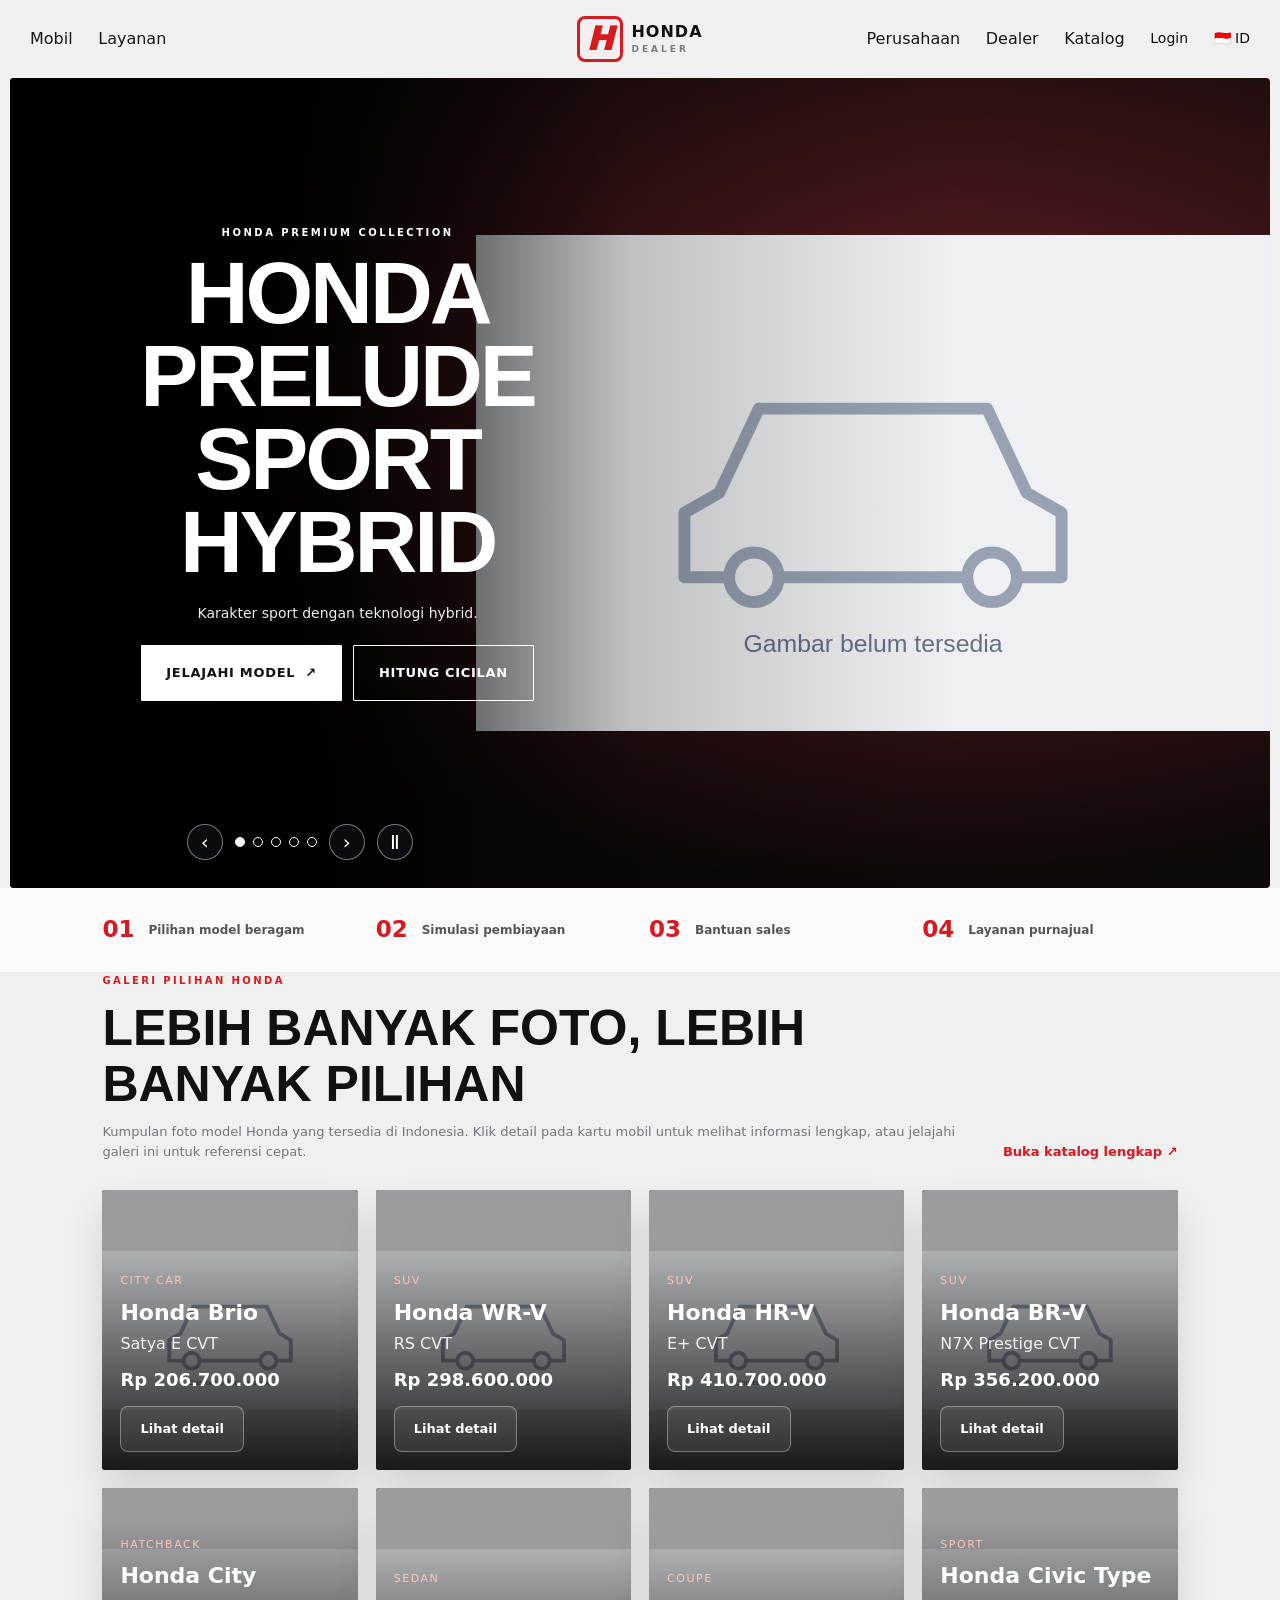
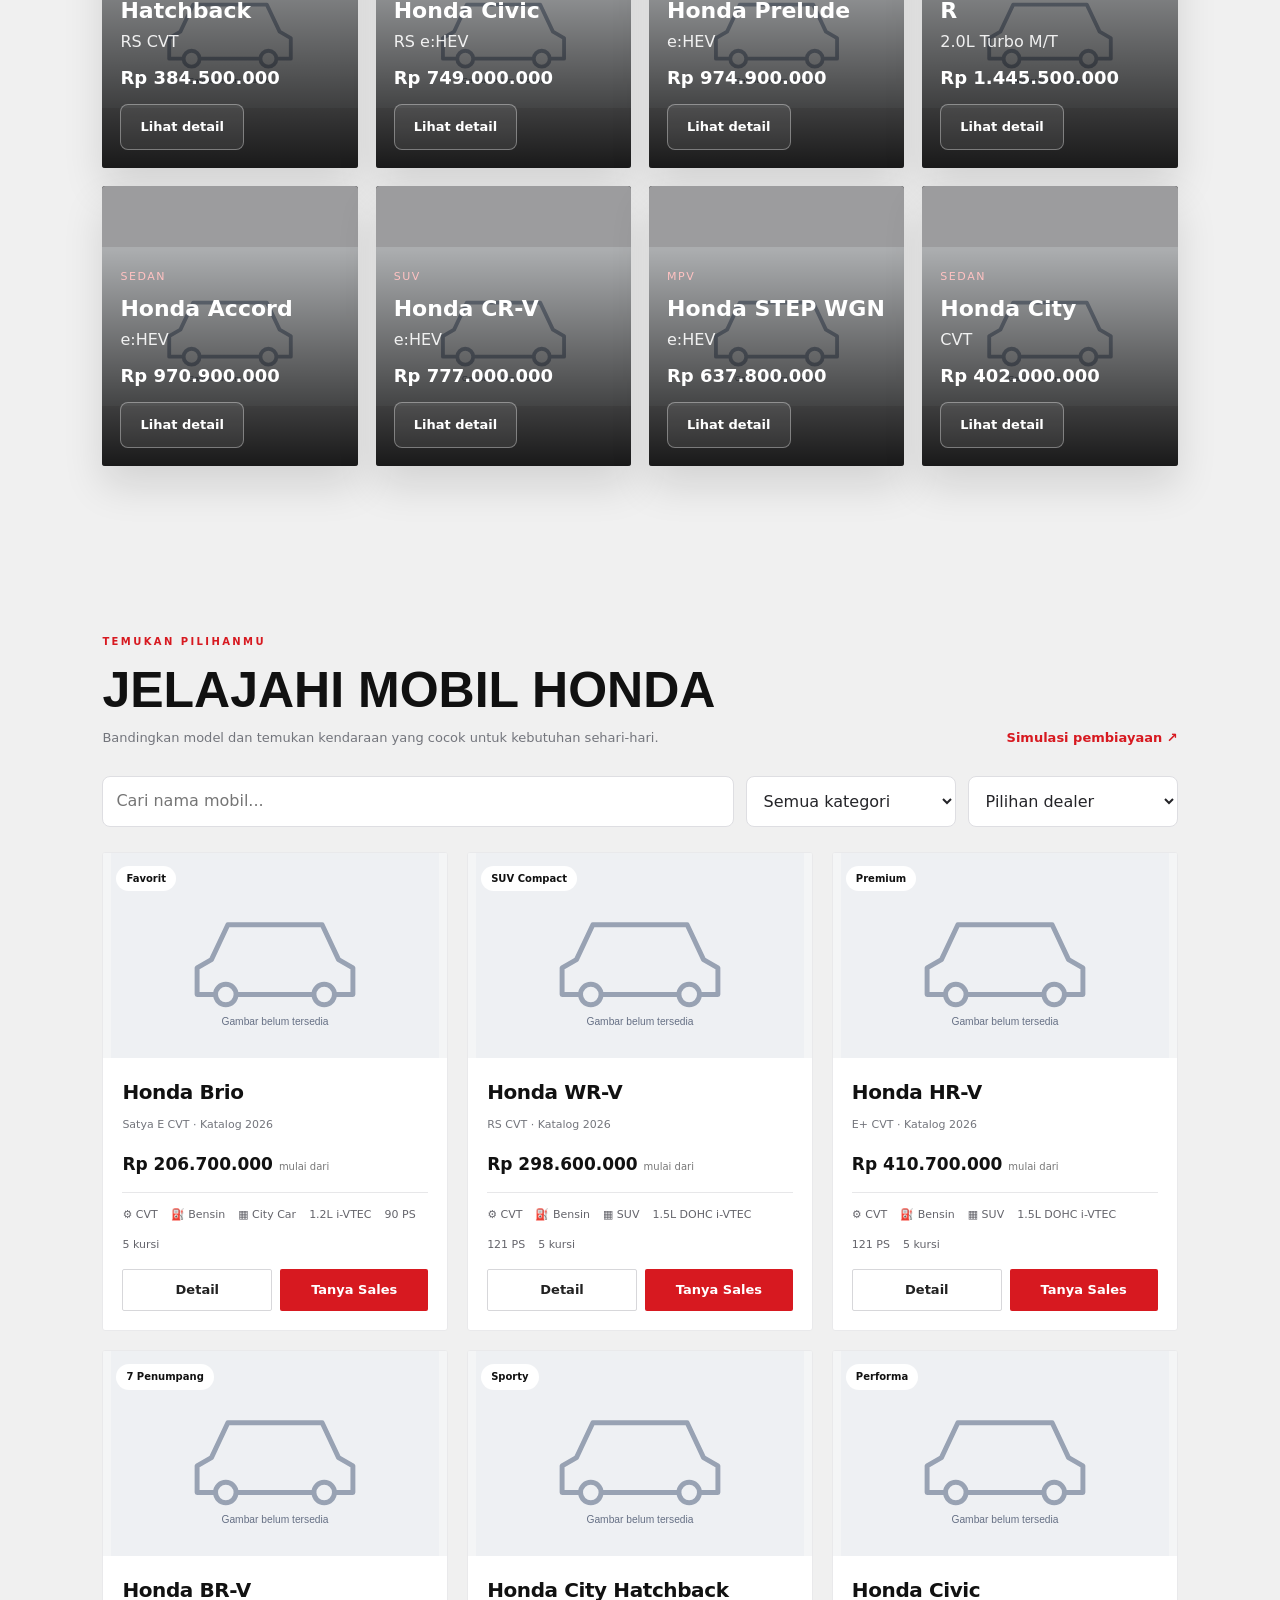
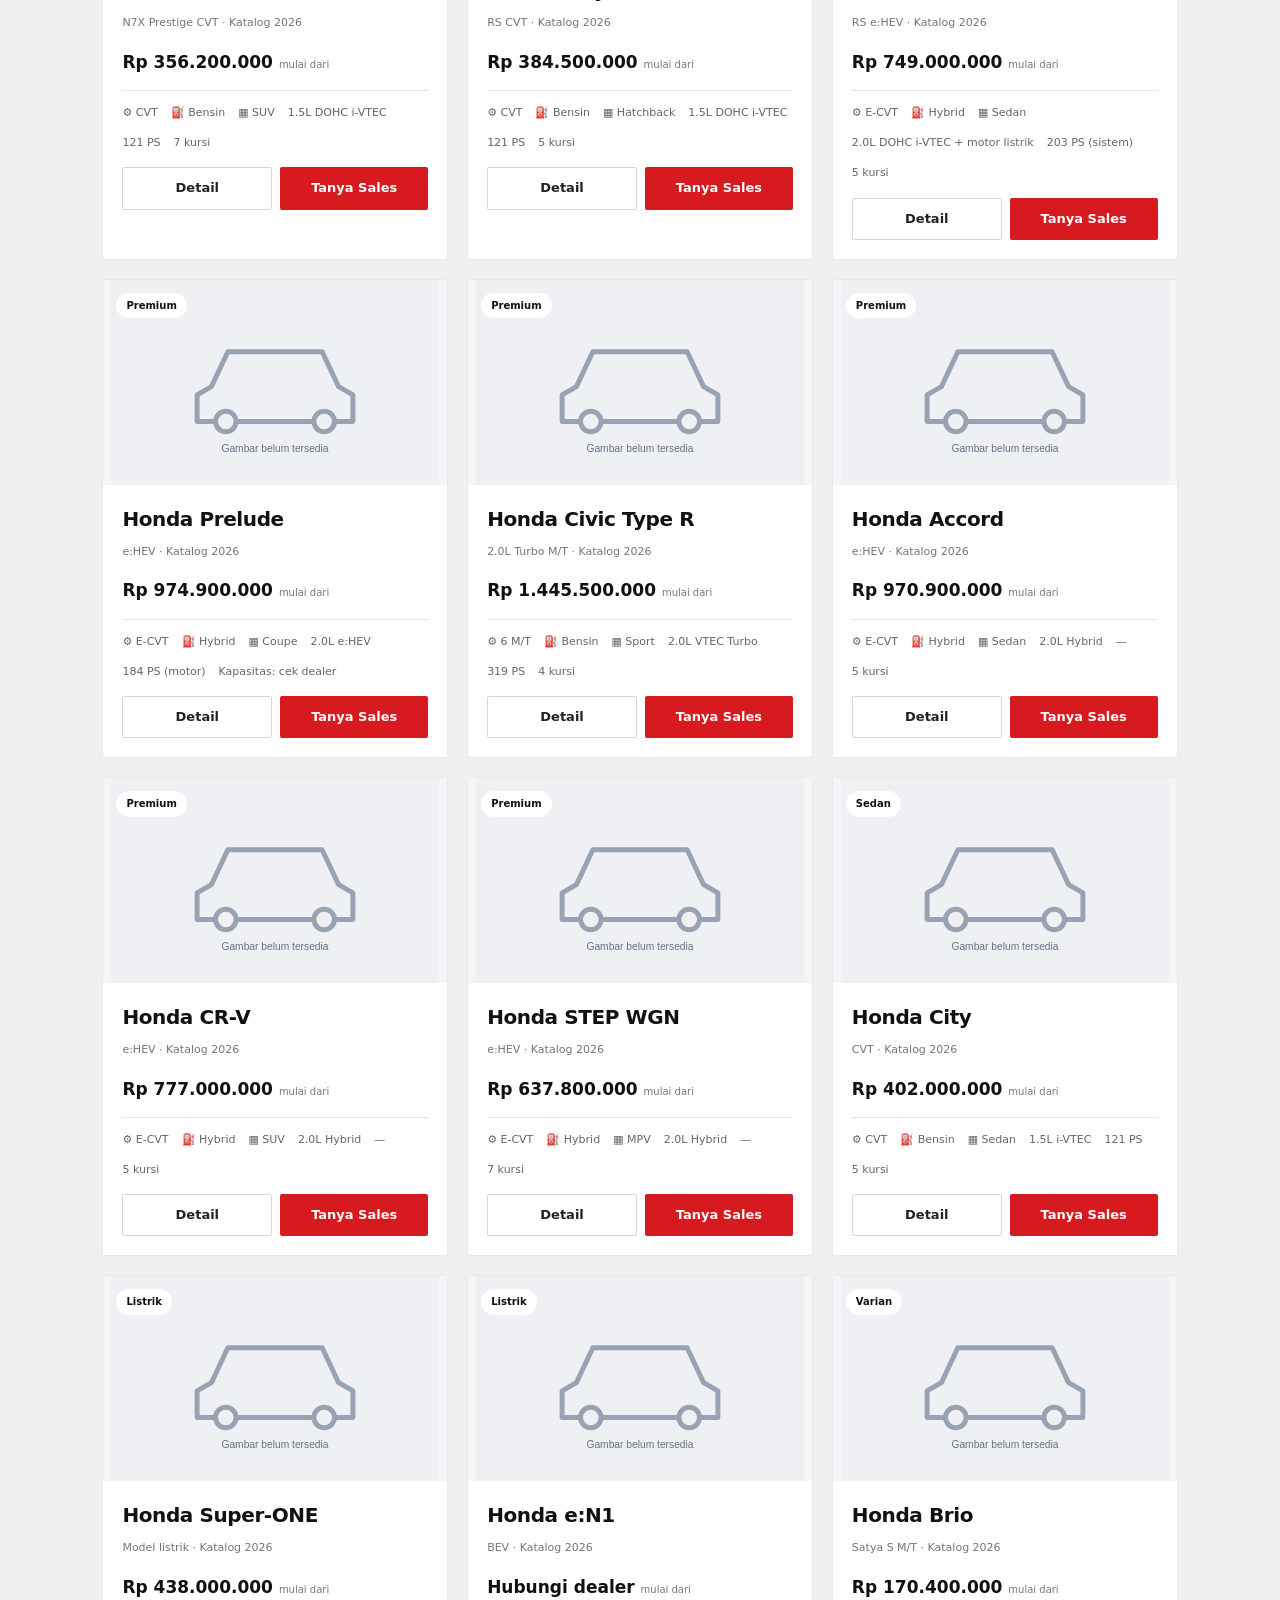
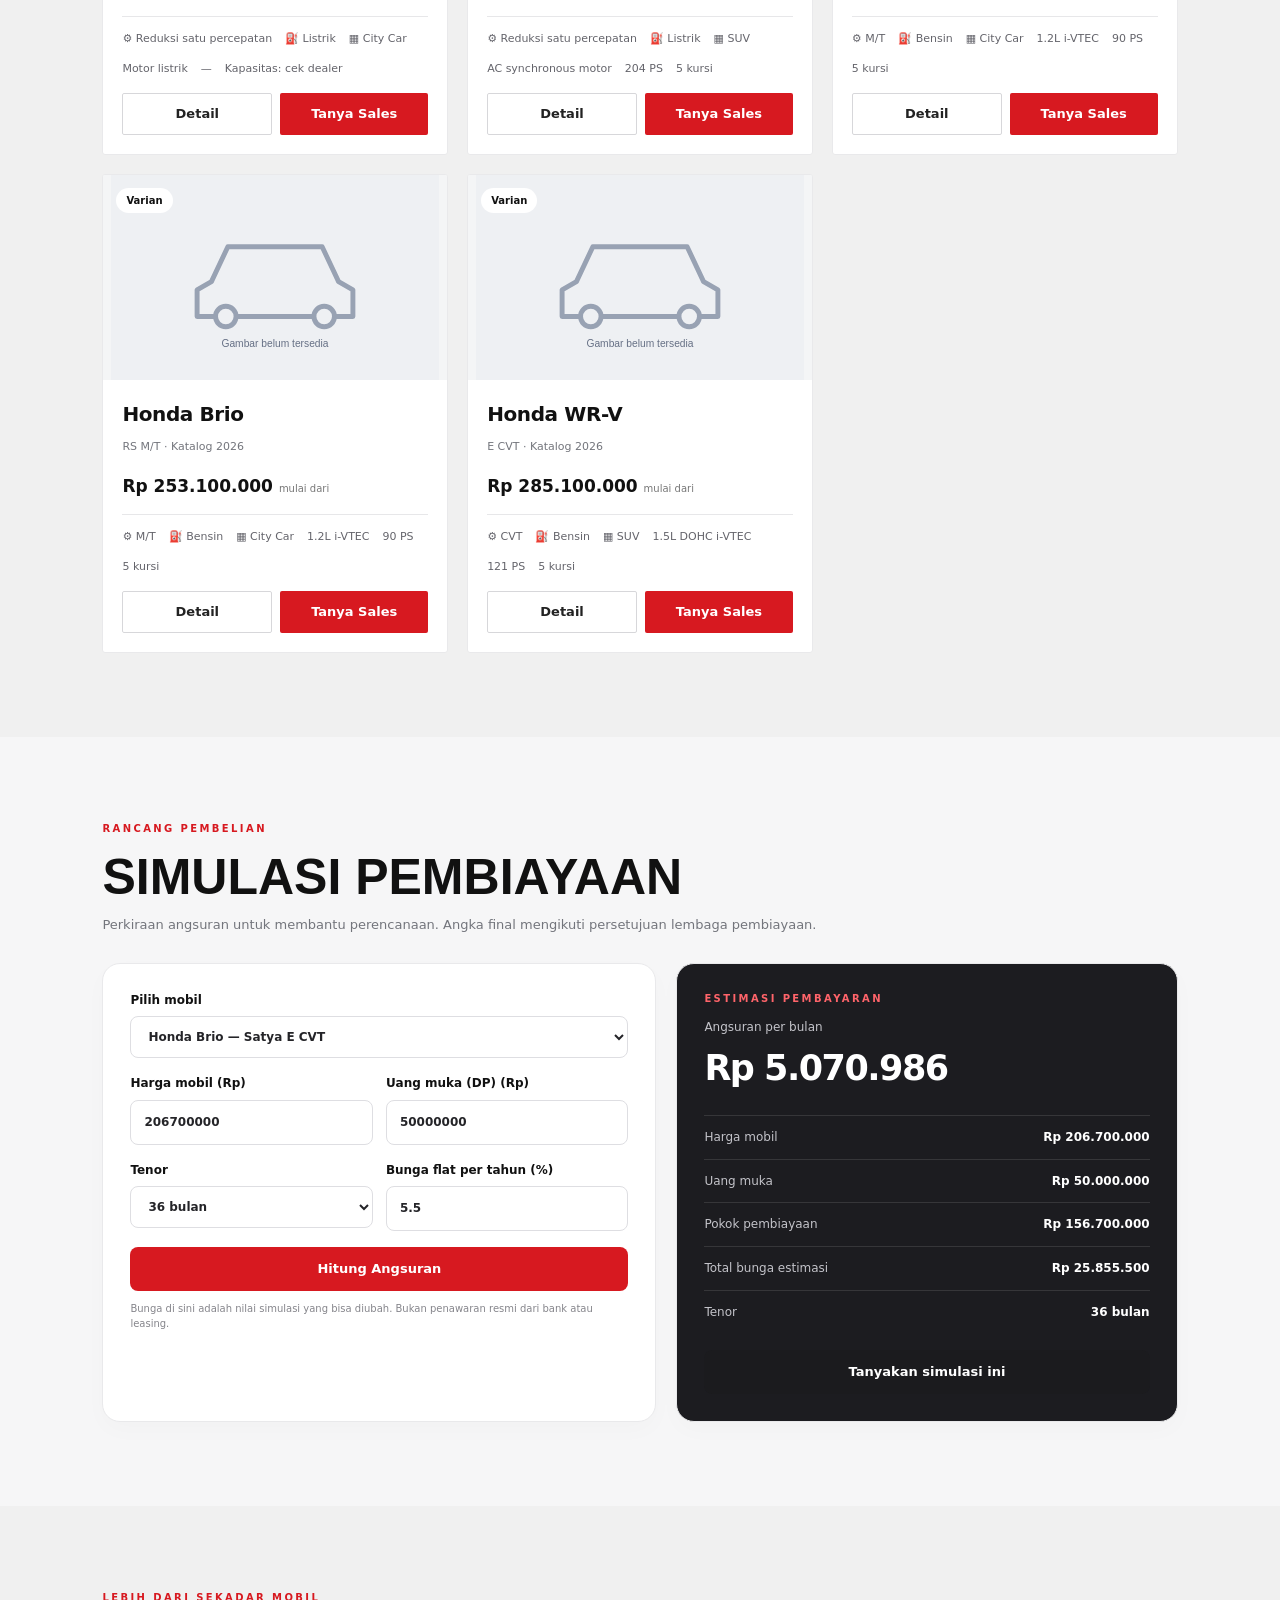
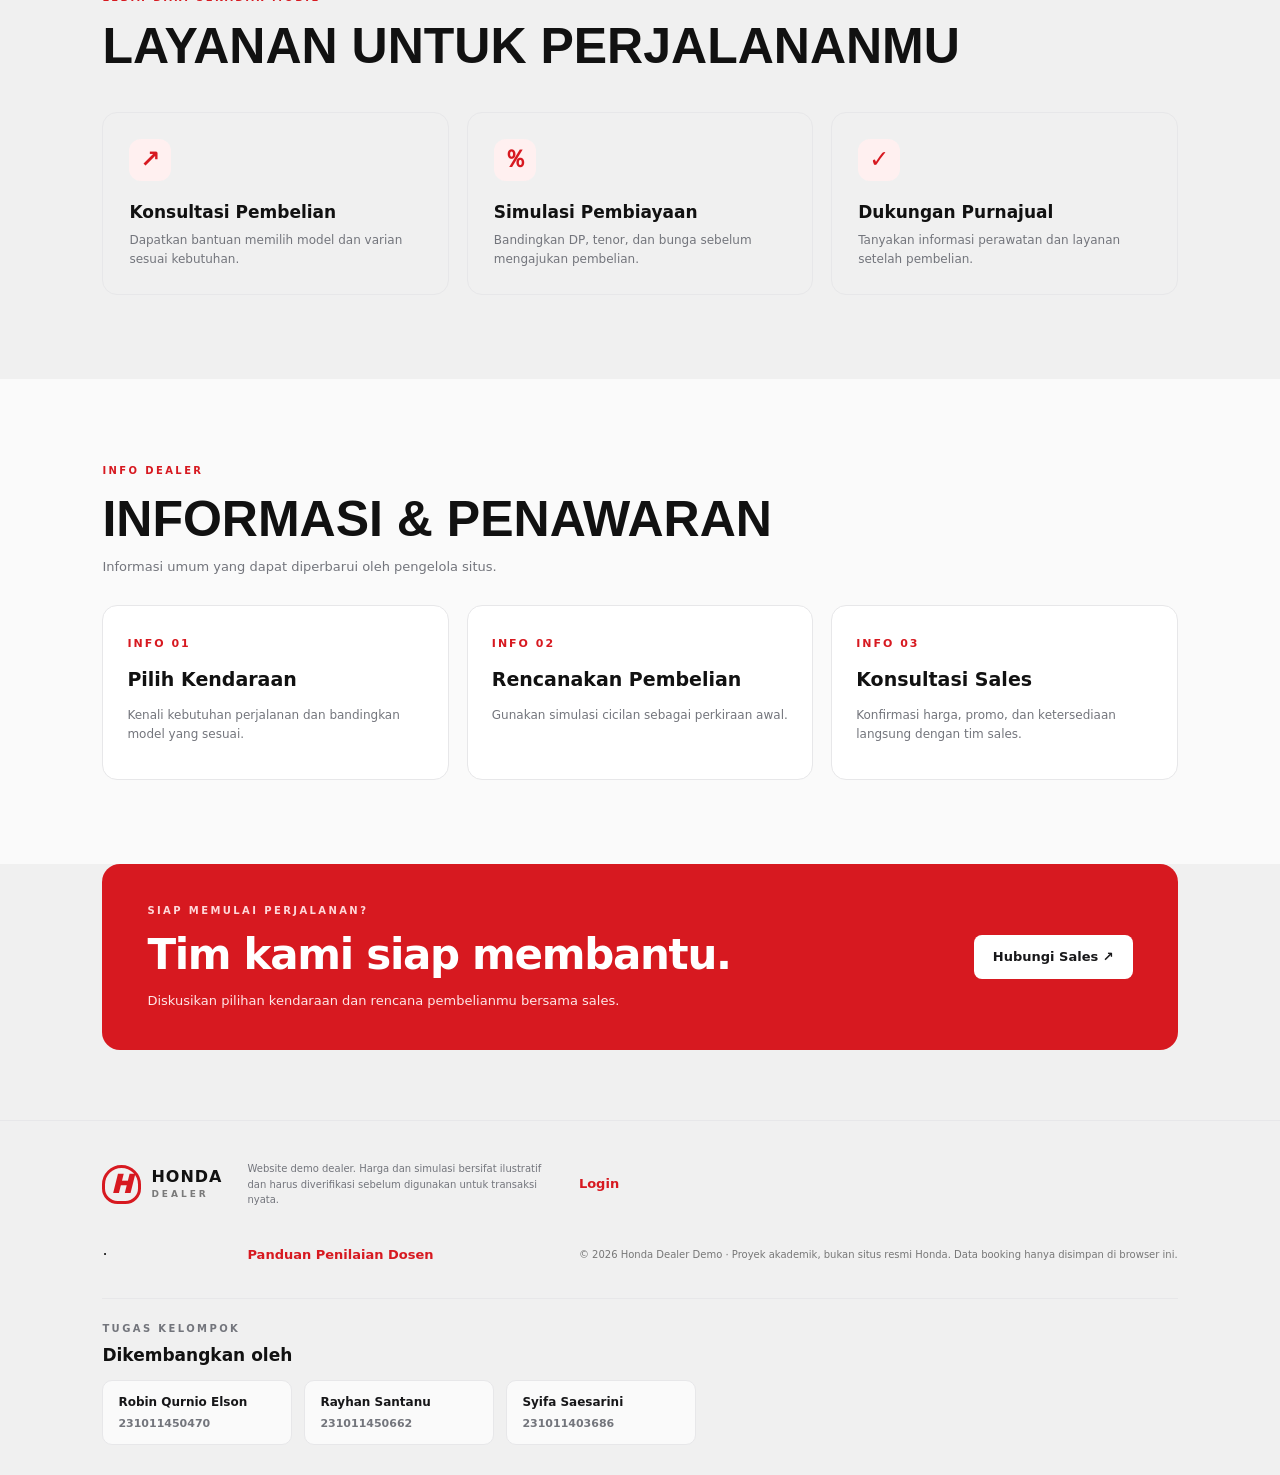
<file: index.html>
<!DOCTYPE html>
<html lang="id">
<head>
  <meta charset="UTF-8">
  <meta name="viewport" content="width=device-width, initial-scale=1.0">
  <meta name="theme-color" content="#d71920">
  <title>Honda Dealer | Temukan Mobil Impian</title>
  <link rel="stylesheet" href="css/style.css">
<link rel="stylesheet" href="css/pro.css"><link rel="stylesheet" href="css/editorial.css"><link rel="stylesheet" href="css/mv.css"></head>
<body class="mv-site">
  <header class="site-header editorial-header">
    <div class="mv-left"><button class="mega-toggle" data-mega="models" aria-expanded="false">Mobil</button><button class="mega-toggle" data-mega="ownership" aria-expanded="false">Layanan</button><button id="navToggle" class="nav-toggle" aria-label="Buka menu" aria-controls="mainNav" aria-expanded="false"><span class="hamburger-icon" aria-hidden="true"></span><span class="menu-word">Menu</span></button></div>
    <a class="brand" href="#beranda" aria-label="Honda Dealer Beranda"><span class="brand-mark">H</span><span>HONDA<span class="brand-sub">DEALER</span></span></a>
    <div class="mv-right"><button class="mega-toggle" data-mega="company" aria-expanded="false">Perusahaan</button><button class="mega-toggle" data-mega="dealer" aria-expanded="false">Dealer</button><button class="mega-toggle" data-mega="catalogue" aria-expanded="false">Katalog</button><a class="mv-login" href="login.html">Login</a><span class="mv-lang">🇮🇩 ID</span></div>
  <div id="megaPanel" class="mega-panel" hidden></div></header><div id="megaShade" class="mega-shade" hidden></div>
  <dialog id="mainNav" class="editorial-menu" aria-labelledby="menuTitle">
    <div class="menu-head"><button id="navClose" type="button" aria-label="Tutup menu">×</button><span id="menuTitle">HONDA DEALER</span></div>
    <nav aria-label="Navigasi utama">
      <a href="#beranda">Beranda</a><a href="#mobil">Models / Mobil</a><a href="#pembiayaan">Pembiayaan</a><a href="layanan.html">Layanan</a><a href="#berita">Informasi & penawaran</a><a href="layanan.html">Booking online</a><button id="testDriveTop" type="button">Hubungi sales</button><a href="login.html">Login admin & sales</a>
    </nav>
    <div class="menu-footer">HONDA · DRIVE YOUR AMBITION</div>
  </dialog>

  <main>
    <section id="beranda" class="hero">
      <img class="hero-photo" alt="" src="assets/no-car-image.svg"><div class="hero-overlay"></div>
      <div class="hero-content">
        <p class="eyebrow">DRIVE YOUR AMBITION</p>
        <h1 id="heroTitle">Temukan Mobil yang<br><span>Bergerak Bersamamu.</span></h1>
        <p id="heroDesc">Jelajahi pilihan mobil Honda, hitung simulasi pembiayaan, dan temukan penawaran yang sesuai kebutuhan.</p>
        <div class="hero-actions"><a href="#mobil" class="btn btn-red">Jelajahi Model <span>↗</span></a><a href="#pembiayaan" class="btn btn-light">Hitung Cicilan</a></div>
      </div>
      <div class="hero-controls" aria-label="Navigasi slideshow"><button type="button" data-slide="prev" aria-label="Slide sebelumnya">‹</button><div class="hero-dots"></div><button type="button" data-slide="next" aria-label="Slide berikutnya">›</button><button type="button" data-slide="pause" aria-label="Jeda slideshow">Ⅱ</button></div><div class="hero-note"><span class="red-dot"></span> Pilihan mobil untuk setiap perjalanan</div>
    </section>

    <section class="trust-strip">
      <div><strong>01</strong><span>Pilihan model beragam</span></div><div><strong>02</strong><span>Simulasi pembiayaan</span></div><div><strong>03</strong><span>Bantuan sales</span></div><div><strong>04</strong><span>Layanan purnajual</span></div>
    </section>

    <section id="galeri" class="section gallery-section">
      <div class="section-heading"><div><p class="eyebrow">GALERI PILIHAN HONDA</p><h2>Lebih Banyak Foto, Lebih Banyak Pilihan</h2><p class="muted">Kumpulan foto model Honda yang tersedia di Indonesia. Klik detail pada kartu mobil untuk melihat informasi lengkap, atau jelajahi galeri ini untuk referensi cepat.</p></div><a href="#mobil" class="text-link">Buka katalog lengkap ↗</a></div>
      <div id="photoWall" class="photo-wall"></div>
    </section>

    <section id="mobil" class="section">
      <div class="section-heading"><div><p class="eyebrow">TEMUKAN PILIHANMU</p><h2>Jelajahi Mobil Honda</h2><p class="muted">Bandingkan model dan temukan kendaraan yang cocok untuk kebutuhan sehari-hari.</p></div><a href="#pembiayaan" class="text-link">Simulasi pembiayaan ↗</a></div>
      <div class="filters"><input id="carSearch" type="search" placeholder="Cari nama mobil..." aria-label="Cari mobil"><select id="categoryFilter" aria-label="Filter kategori"><option value="">Semua kategori</option><option>City Car</option><option>Hatchback</option><option>SUV</option><option>MPV</option><option>Sedan</option><option>Coupe</option><option>Sport</option></select><select id="sortCars" aria-label="Urutkan mobil"><option value="featured">Pilihan dealer</option><option value="low">Harga terendah</option><option value="high">Harga tertinggi</option></select></div>
      <div id="carGrid" class="car-grid"></div>
      <p id="emptyCars" class="empty hidden">Mobil tidak ditemukan. Coba kata kunci lain.</p>
    </section>

    <section id="pembiayaan" class="section finance-section">
      <div class="section-heading"><div><p class="eyebrow">RANCANG PEMBELIAN</p><h2>Simulasi Pembiayaan</h2><p class="muted">Perkiraan angsuran untuk membantu perencanaan. Angka final mengikuti persetujuan lembaga pembiayaan.</p></div></div>
      <div class="finance-layout">
        <form id="financeForm" class="panel finance-form">
          <label>Pilih mobil<select id="financeCar"></select></label>
          <div class="field-grid"><label>Harga mobil (Rp)<input id="financePrice" type="number" min="1" required></label><label>Uang muka (DP) (Rp)<input id="financeDp" type="number" min="0" value="50000000" required></label></div>
          <div class="field-grid"><label>Tenor<select id="financeTenor"><option value="12">12 bulan</option><option value="24">24 bulan</option><option value="36" selected>36 bulan</option><option value="48">48 bulan</option><option value="60">60 bulan</option></select></label><label>Bunga flat per tahun (%)<input id="financeRate" type="number" min="0" max="40" step="0.1" value="5.5" required></label></div>
          <button class="btn btn-red btn-block" type="submit">Hitung Angsuran</button>
          <p class="fine-print">Bunga di sini adalah nilai simulasi yang bisa diubah. Bukan penawaran resmi dari bank atau leasing.</p>
        </form>
        <div class="panel result-panel"><p class="eyebrow">ESTIMASI PEMBAYARAN</p><span class="result-label">Angsuran per bulan</span><h3 id="monthlyResult">Rp 0</h3><div class="result-row"><span>Harga mobil</span><strong id="resultPrice">Rp 0</strong></div><div class="result-row"><span>Uang muka</span><strong id="resultDp">Rp 0</strong></div><div class="result-row"><span>Pokok pembiayaan</span><strong id="resultPrincipal">Rp 0</strong></div><div class="result-row"><span>Total bunga estimasi</span><strong id="resultInterest">Rp 0</strong></div><div class="result-row"><span>Tenor</span><strong id="resultTenor">36 bulan</strong></div><button id="financeContact" class="btn btn-dark btn-block">Tanyakan simulasi ini</button></div>
      </div>
    </section>

    <section id="layanan" class="section service-section"><div class="section-heading"><div><p class="eyebrow">LEBIH DARI SEKADAR MOBIL</p><h2>Layanan untuk Perjalananmu</h2></div></div>
      <div class="service-grid"><article class="service-card"><div class="service-icon">↗</div><h3>Konsultasi Pembelian</h3><p>Dapatkan bantuan memilih model dan varian sesuai kebutuhan.</p></article><article class="service-card"><div class="service-icon">％</div><h3>Simulasi Pembiayaan</h3><p>Bandingkan DP, tenor, dan bunga sebelum mengajukan pembelian.</p></article><article class="service-card"><div class="service-icon">✓</div><h3>Dukungan Purnajual</h3><p>Tanyakan informasi perawatan dan layanan setelah pembelian.</p></article></div>
    </section>

    <section id="berita" class="section news-section"><div class="section-heading"><div><p class="eyebrow">INFO DEALER</p><h2>Informasi & Penawaran</h2><p class="muted">Informasi umum yang dapat diperbarui oleh pengelola situs.</p></div></div><div id="newsGrid" class="news-grid"></div></section>

    <section class="contact-banner"><div><p class="eyebrow">SIAP MEMULAI PERJALANAN?</p><h2>Tim kami siap membantu.</h2><p>Diskusikan pilihan kendaraan dan rencana pembelianmu bersama sales.</p></div><button id="contactBottom" class="btn btn-light">Hubungi Sales ↗</button></section>
  </main>

  <footer class="footer">
    <div class="brand"><span class="brand-mark">H</span><span>HONDA<span class="brand-sub">DEALER</span></span></div>
    <p>Website demo dealer. Harga dan simulasi bersifat ilustratif dan harus diverifikasi sebelum digunakan untuk transaksi nyata.</p>
    <a class="text-link" href="login.html">Login</a> · <a class="text-link" href="dosen.html">Panduan Penilaian Dosen</a><div class="footer-copy">© <span id="year"></span> Honda Dealer Demo · Proyek akademik, bukan situs resmi Honda. Data booking hanya disimpan di browser ini.</div>
    <section class="project-team" aria-labelledby="teamTitle">
      <p class="eyebrow">TUGAS KELOMPOK</p>
      <h3 id="teamTitle">Dikembangkan oleh</h3>
      <ul>
        <li><span>Robin Qurnio Elson</span><strong>231011450470</strong></li>
        <li><span>Rayhan Santanu</span><strong>231011450662</strong></li>
        <li><span>Syifa Saesarini</span><strong>231011403686</strong></li>
      </ul>
    </section>
  </footer>

  <div id="contactModal" class="modal hidden"><div class="modal-backdrop" data-close="contactModal"></div><div class="modal-card"><button class="modal-close" data-close="contactModal">×</button><p class="eyebrow">KONSULTASI</p><h2>Hubungi Sales</h2><form id="contactForm"><label>Nama<input id="contactName" required></label><label>Nomor WhatsApp<input id="contactPhone" required inputmode="tel" placeholder="08xxxxxxxxxx"></label><label>Mobil yang diminati<select id="contactCar"></select></label><label>Pesan<textarea id="contactMessage" rows="3" placeholder="Ceritakan kebutuhan atau pertanyaan..."></textarea></label><button class="btn btn-red btn-block">Buat Pesan WhatsApp</button></form></div></div>

  <div id="detailModal" class="modal hidden"><div class="modal-backdrop" data-close="detailModal"></div><div class="modal-card modal-wide"><button class="modal-close" data-close="detailModal">×</button><div id="detailContent"></div></div></div>

  <div id="toast" class="toast hidden" role="status"></div>
  <script src="js/catalog.js"></script><script src="js/car-images.js"></script>
  <script src="js/app.js"></script>
<script src="js/store.js"></script><script src="js/hero-slides.js"></script><script src="js/mv.js"></script></body>
</html>
</file>
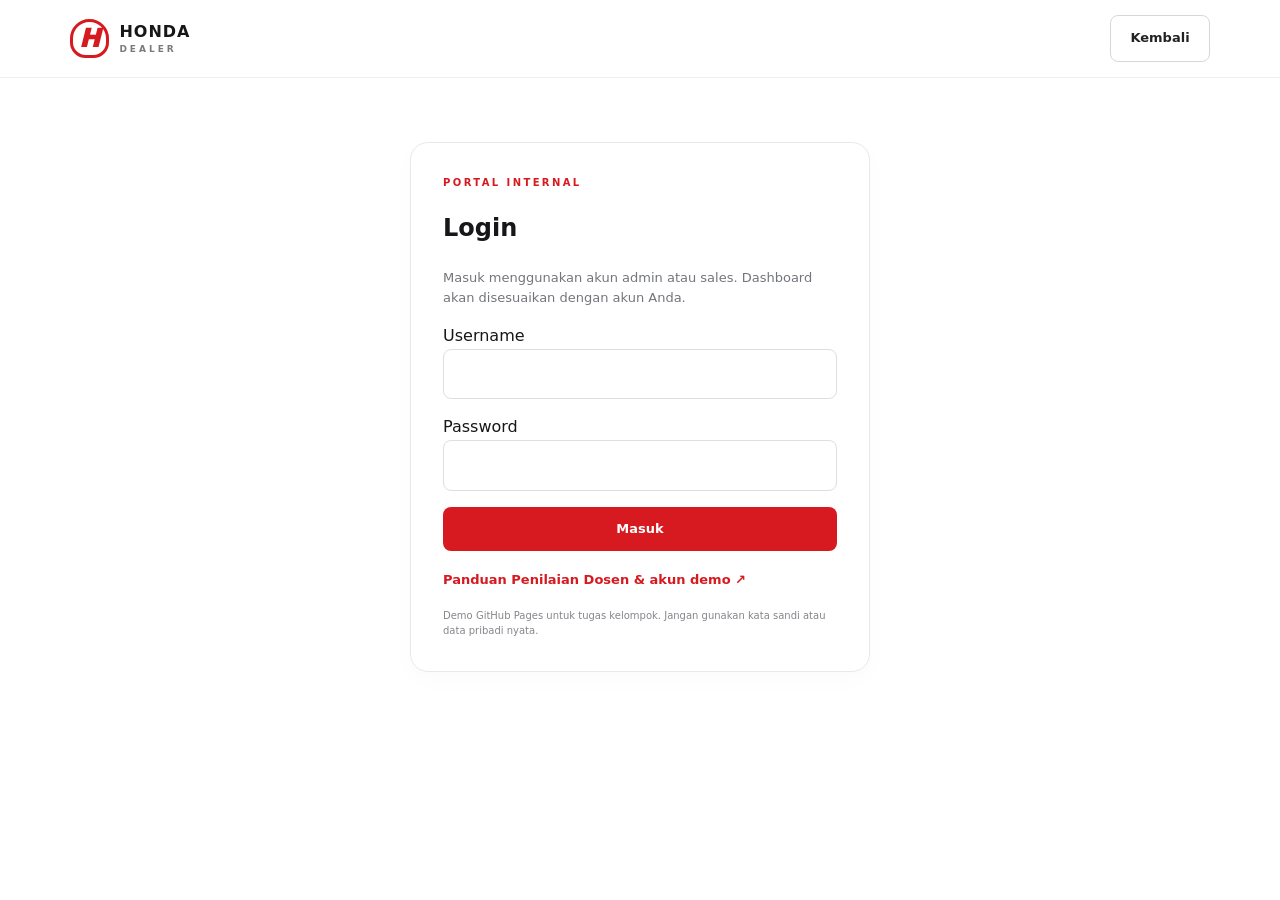
<file: admin.html>
<!DOCTYPE html><html lang="id"><head><meta charset="UTF-8"><meta name="viewport" content="width=device-width, initial-scale=1"><title>Honda Dealer | Admin</title><link rel="stylesheet" href="css/style.css"><style>[hidden]{display:none!important}.admin-login{max-width:460px;margin:60px auto;padding:28px}.admin-login label{display:block;margin:15px 0}.admin-login input{width:100%}.admin-header{display:flex;gap:15px;align-items:center;flex-wrap:wrap}.admin-header .brand{margin-right:auto}@media print{.admin-header,#adminLogin{display:none!important}}</style><link rel="stylesheet" href="css/pro.css"></head><body data-role="admin"><header class="site-header admin-header"><a class="brand" href="index.html"><span class="brand-mark">H</span><span>HONDA<span class="brand-sub">ADMIN DEALER</span></span></a><a class="btn btn-outline" href="index.html">Website pelanggan</a><button id="logout" class="btn btn-red" hidden>Logout</button></header><main><div id="proRoot"></div><template id="reportTemplate">    <section id="laporan" class="section report-section">
      <div class="section-heading"><div><p class="eyebrow">DASHBOARD INTERNAL · DEMO</p><h2>Laporan Penjualan & Marketing</h2><p class="muted">Analisis tiga bulan kalender hingga bulan pilihan. Data awal adalah simulasi, bukan transaksi nyata.</p></div></div>
      <div class="report-tools"><label>Bulan akhir <input type="month" id="reportMonth"></label><button id="exportReport" class="btn btn-dark">Unduh CSV</button><button id="printReport" class="btn btn-outline">Cetak laporan</button><button id="clearReport" class="btn btn-outline">Kosongkan data</button><button id="resetReport" class="btn btn-outline">Muat data demo</button></div>
      <p id="reportPeriod" class="muted"></p><div id="reportKpi" class="report-kpi"></div>
      <div class="report-grid"><article class="panel"><h3>Tren penjualan bulanan</h3><div id="salesChart"></div></article><article class="panel"><h3>Tipe mobil paling laku</h3><div id="modelChart"></div></article></div>
      <article class="panel report-panel"><h3>Peringkat penjualan marketing</h3><p class="muted">Diurutkan berdasarkan jumlah unit terjual, lalu omzet.</p><div class="report-scroll"><table><thead><tr><th>Peringkat</th><th>Marketing</th><th>Tim</th><th>Unit</th><th>Omzet</th></tr></thead><tbody id="marketingRank"></tbody></table></div><h3>Penjualan per tim</h3><div id="teamChart"></div></article>
      <article class="panel report-panel"><p class="eyebrow">REWARD MARKETING</p><h3>Evaluasi kinerja & rekomendasi reward</h3><p class="muted">Bobot dan target mengikuti pengaturan dashboard Reward. Presensi = hadir / hari kerja; review = rata-rata rating / 5. Seluruh komponen berskala 0–100. Data presensi dan review harus lengkap untuk mengikuti reward.</p><div id="rewardWinner" class="reward-winner"></div><div class="report-scroll"><table><thead><tr><th>Rank</th><th>Marketing</th><th>Presensi</th><th>Unit / target</th><th>Review</th><th>Skor</th><th>Reward</th></tr></thead><tbody id="rewardRank"></tbody></table></div></article>
      <div class="report-grid report-panel"><form id="saleEntry" class="panel"><h3>Input penjualan (form lama)</h3><label>Tanggal<input type="date" id="saleDate" required></label><label>Marketing<select id="salePerson"></select></label><label>Tipe mobil<select id="saleModel"></select></label><label>Unit terjual<input type="number" id="saleQty" min="1" max="10000" value="1" required></label><label>Harga per unit (Rp)<input type="number" id="salePrice" min="1" max="100000000000" required></label><label>Referensi transaksi (opsional)<input id="saleReference" maxlength="80"></label><label>Komisi penjualan (%)<input id="saleRate" type="number" min="0" max="100" step="0.01" value="1" required></label><button class="btn btn-red" type="submit">Simpan penjualan</button></form>
      <form id="performanceEntry" class="panel"><h3>Input presensi & review bulanan</h3><label>Bulan<input type="month" id="perfMonth" required></label><label>Marketing<select id="perfPerson"></select></label><label>Hari kerja<input type="number" id="perfDays" min="1" max="31" required></label><label>Hari hadir<input type="number" id="perfPresent" min="0" max="31" required></label><label>Rata-rata rating customer (1–5)<input type="number" id="perfRating" min="1" max="5" step="0.01" required></label><label>Jumlah review<input type="number" id="perfReviews" min="1" max="100000" required></label><button class="btn btn-red" type="submit">Simpan / perbarui evaluasi</button></form></div>
      <article class="panel report-panel"><h3>Kelola anggota marketing</h3><form id="personEntry" class="report-tools"><label>Nama<input id="personName" maxlength="60" required></label><label>Tim<input id="personTeam" maxlength="60" required></label><label>Username sales<input id="personUsername" required pattern="[a-zA-Z0-9_-]+"></label><label>Password sales<input id="personPassword" type="password" minlength="6" required></label><button class="btn btn-red">Tambah anggota</button></form><div id="personList"></div></article>
      <article class="panel report-panel"><h3>Riwayat penjualan periode terpilih</h3><div class="report-scroll"><table><thead><tr><th>Tanggal</th><th>Marketing</th><th>Tipe</th><th>Unit</th><th>Omzet</th><th>Referensi</th><th>Komisi</th><th>Aksi</th></tr></thead><tbody id="saleHistory"></tbody></table></div><h3>Riwayat evaluasi</h3><div class="report-scroll"><table><thead><tr><th>Bulan</th><th>Marketing</th><th>Hadir / kerja</th><th>Rating</th><th>Jumlah review</th><th>Aksi</th></tr></thead><tbody id="perfHistory"></tbody></table></div></article>
      <article class="panel report-panel"><h3>Rekap komisi marketing</h3><p class="muted">Komisi dihitung dari transaksi yang dicatat admin; bukan bukti pembayaran.</p><div class="report-scroll"><table><thead><tr><th>Marketing</th><th>Unit</th><th>Komisi</th></tr></thead><tbody id="commissionRank"></tbody></table></div><h3>Absensi harian sales</h3><p class="muted">Hari hadir untuk reward menggunakan nilai terbesar antara rekap manual dan jumlah check-in unik, dibatasi hari kerja. Admin tetap mengisi hari kerja dan review bulanan.</p><div class="report-scroll"><table><thead><tr><th>Tanggal</th><th>Sales</th><th>Jam masuk</th></tr></thead><tbody id="attendanceHistory"></tbody></table></div></article><p id="reportMessage" role="status" class="muted"></p><p class="fine-print">Data disimpan di browser ini (localStorage). Login ini hanya simulasi antarmuka, bukan keamanan server. Tidak ada sinkronisasi antarperangkat atau verifikasi transaksi. Jangan memasukkan data pribadi pelanggan.</p>
    </section>
</template><div id="adminDashboard" hidden></div></main><script src="js/catalog.js"></script><script src="js/car-images.js"></script><script src="js/store.js"></script><script src="js/admin.js"></script><script src="js/hero-slides.js"></script><script src="js/pro.js"></script></body></html>
</file>
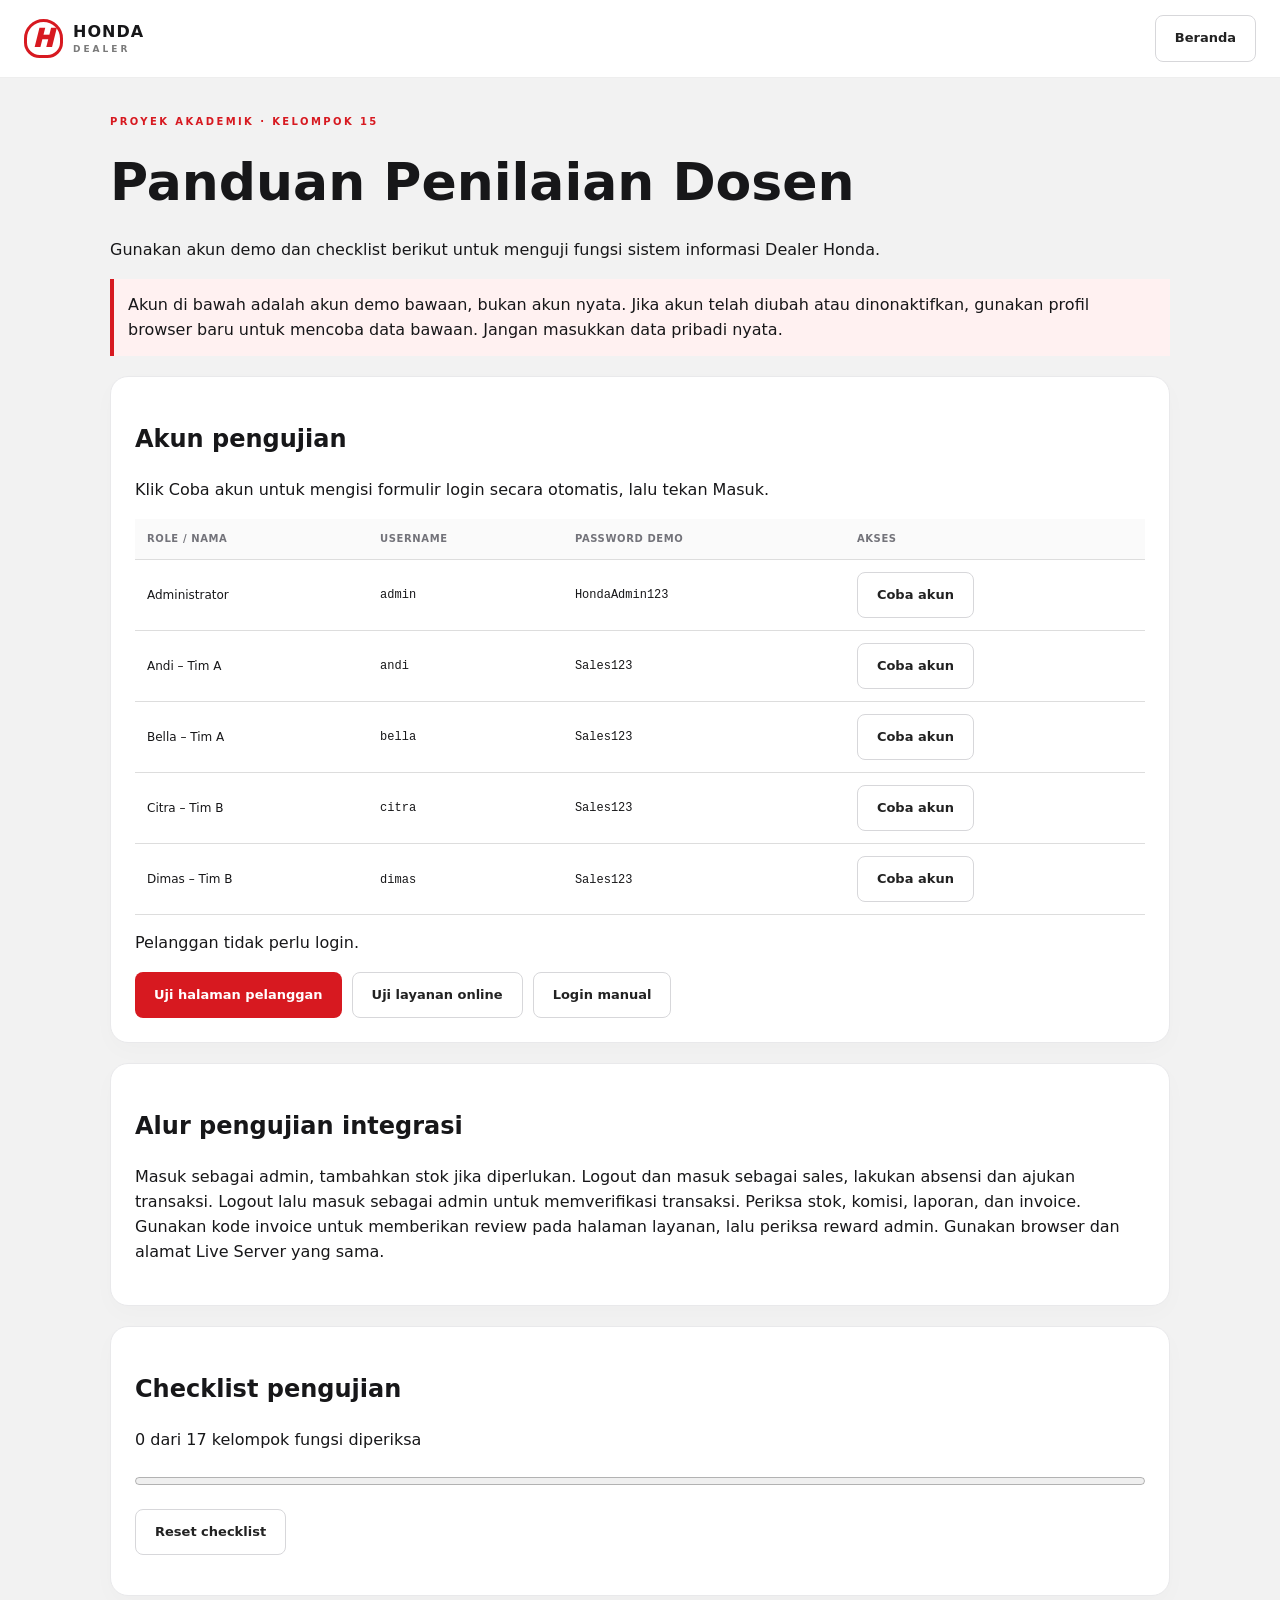
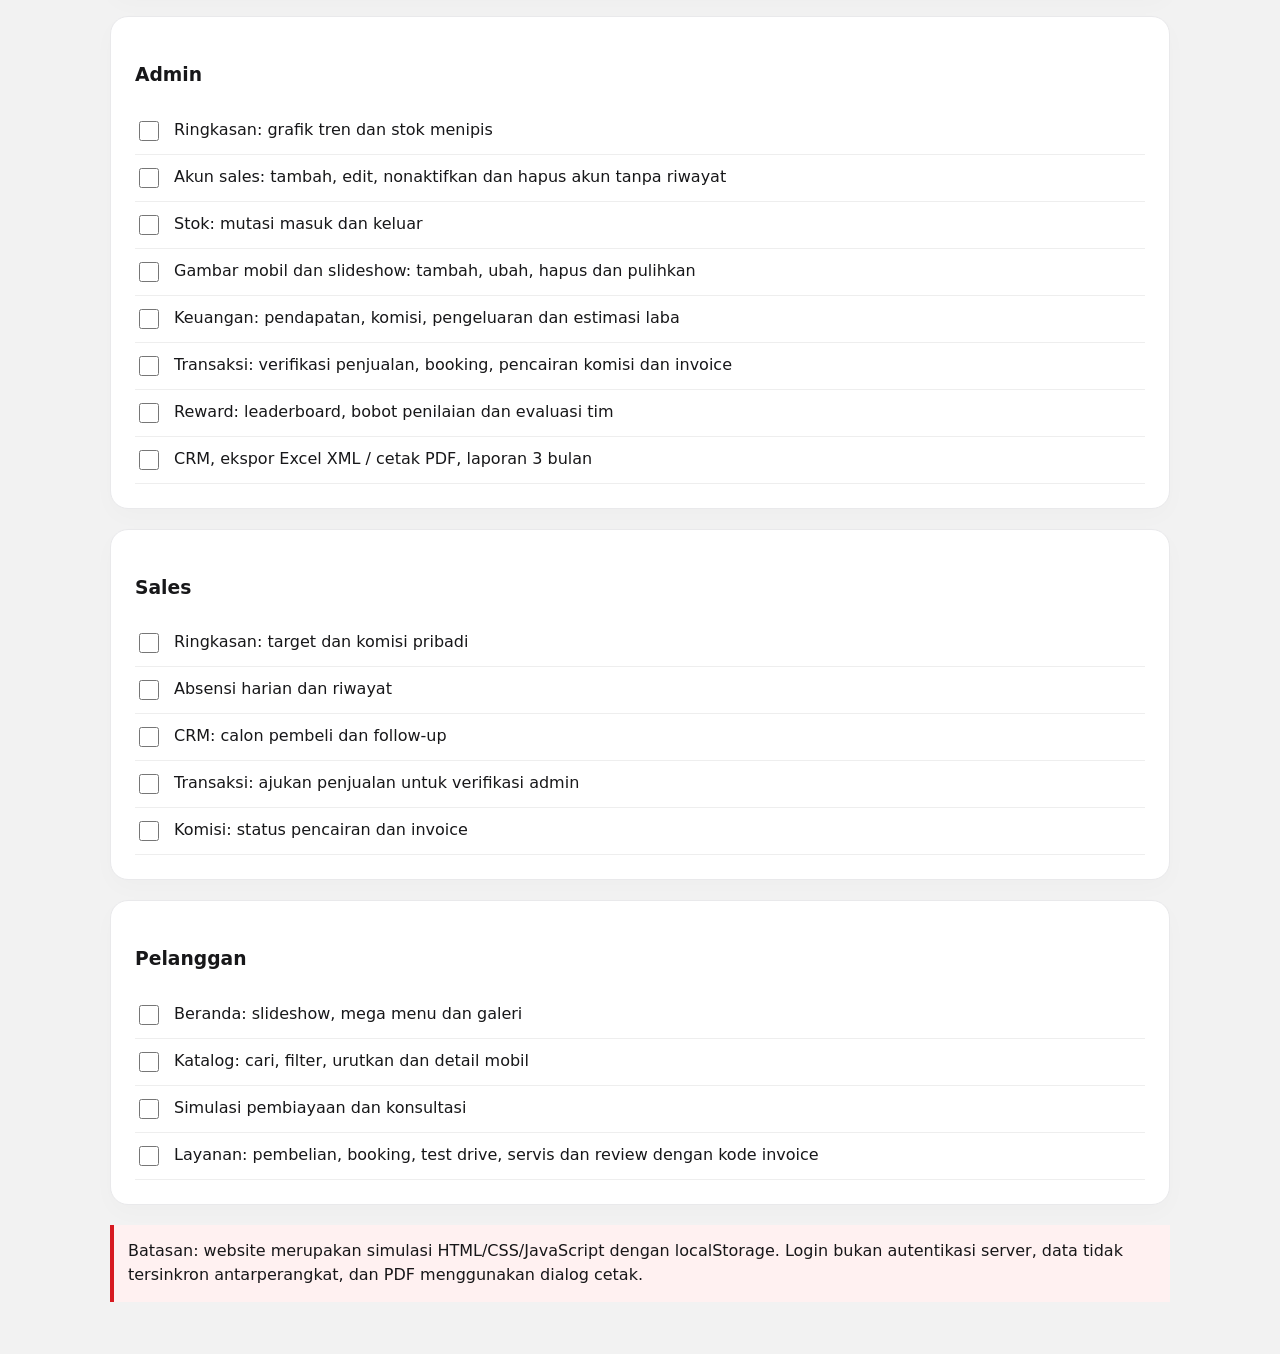
<file: dosen.html>
<!doctype html><html lang="id"><head><meta charset="utf-8"><meta name="viewport" content="width=device-width,initial-scale=1"><title>Honda Dealer | Panduan Penilaian Dosen</title><link rel="stylesheet" href="css/style.css"><style>body{background:#f2f2f2}.guide{max-width:1100px;margin:auto;padding:36px 20px}.guide h1{font-size:clamp(30px,5vw,52px);margin:12px 0}.guide .panel{margin:20px 0;padding:24px}.guide table{width:100%;border-collapse:collapse}.guide td,.guide th{text-align:left;padding:12px;border-bottom:1px solid #ddd}.scroll{overflow:auto}.check{display:flex;align-items:flex-start;gap:12px;padding:10px 0;border-bottom:1px solid #eee}.check input{width:20px;height:20px;flex:none;accent-color:#d71920}.guide-links{display:flex;gap:10px;flex-wrap:wrap}.notice{border-left:4px solid #d71920;padding:14px;background:#fff1f1}.guide progress{width:100%;accent-color:#d71920}</style></head><body><header class="site-header" style="display:flex;justify-content:space-between;align-items:center;padding:16px 24px"><a class="brand" href="index.html"><span class="brand-mark">H</span><span>HONDA<span class="brand-sub">DEALER</span></span></a><a class="btn btn-outline" href="index.html">Beranda</a></header><main class="guide"><p class="eyebrow">PROYEK AKADEMIK · KELOMPOK 15</p><h1>Panduan Penilaian Dosen</h1><p>Gunakan akun demo dan checklist berikut untuk menguji fungsi sistem informasi Dealer Honda.</p><div class="notice">Akun di bawah adalah akun demo bawaan, bukan akun nyata. Jika akun telah diubah atau dinonaktifkan, gunakan profil browser baru untuk mencoba data bawaan. Jangan masukkan data pribadi nyata.</div><section class="panel"><h2>Akun pengujian</h2><p>Klik Coba akun untuk mengisi formulir login secara otomatis, lalu tekan Masuk.</p><div class="scroll"><table><thead><tr><th>Role / Nama</th><th>Username</th><th>Password demo</th><th>Akses</th></tr></thead><tbody><tr><td>Administrator</td><td><code>admin</code></td><td><code>HondaAdmin123</code></td><td><a class="btn btn-outline" href="login.html?demo=admin">Coba akun</a></td></tr><tr><td>Andi – Tim A</td><td><code>andi</code></td><td><code>Sales123</code></td><td><a class="btn btn-outline" href="login.html?demo=andi">Coba akun</a></td></tr><tr><td>Bella – Tim A</td><td><code>bella</code></td><td><code>Sales123</code></td><td><a class="btn btn-outline" href="login.html?demo=bella">Coba akun</a></td></tr><tr><td>Citra – Tim B</td><td><code>citra</code></td><td><code>Sales123</code></td><td><a class="btn btn-outline" href="login.html?demo=citra">Coba akun</a></td></tr><tr><td>Dimas – Tim B</td><td><code>dimas</code></td><td><code>Sales123</code></td><td><a class="btn btn-outline" href="login.html?demo=dimas">Coba akun</a></td></tr></tbody></table></div><p>Pelanggan tidak perlu login.</p><div class="guide-links"><a class="btn btn-red" href="index.html">Uji halaman pelanggan</a><a class="btn btn-outline" href="layanan.html">Uji layanan online</a><a class="btn btn-outline" href="login.html">Login manual</a></div></section><section class="panel"><h2>Alur pengujian integrasi</h2><p>Masuk sebagai admin, tambahkan stok jika diperlukan. Logout dan masuk sebagai sales, lakukan absensi dan ajukan transaksi. Logout lalu masuk sebagai admin untuk memverifikasi transaksi. Periksa stok, komisi, laporan, dan invoice. Gunakan kode invoice untuk memberikan review pada halaman layanan, lalu periksa reward admin. Gunakan browser dan alamat Live Server yang sama.</p></section><section class="panel"><h2>Checklist pengujian</h2><p id="progressText"></p><progress id="progress" max="1" value="0"></progress><p><button id="reset" class="btn btn-outline">Reset checklist</button></p></section><section class="panel"><h3>Admin</h3><label class="check"><input type="checkbox" data-check="Admin-0"> <span>Ringkasan: grafik tren dan stok menipis</span></label><label class="check"><input type="checkbox" data-check="Admin-1"> <span>Akun sales: tambah, edit, nonaktifkan dan hapus akun tanpa riwayat</span></label><label class="check"><input type="checkbox" data-check="Admin-2"> <span>Stok: mutasi masuk dan keluar</span></label><label class="check"><input type="checkbox" data-check="Admin-3"> <span>Gambar mobil dan slideshow: tambah, ubah, hapus dan pulihkan</span></label><label class="check"><input type="checkbox" data-check="Admin-4"> <span>Keuangan: pendapatan, komisi, pengeluaran dan estimasi laba</span></label><label class="check"><input type="checkbox" data-check="Admin-5"> <span>Transaksi: verifikasi penjualan, booking, pencairan komisi dan invoice</span></label><label class="check"><input type="checkbox" data-check="Admin-6"> <span>Reward: leaderboard, bobot penilaian dan evaluasi tim</span></label><label class="check"><input type="checkbox" data-check="Admin-7"> <span>CRM, ekspor Excel XML / cetak PDF, laporan 3 bulan</span></label></section><section class="panel"><h3>Sales</h3><label class="check"><input type="checkbox" data-check="Sales-0"> <span>Ringkasan: target dan komisi pribadi</span></label><label class="check"><input type="checkbox" data-check="Sales-1"> <span>Absensi harian dan riwayat</span></label><label class="check"><input type="checkbox" data-check="Sales-2"> <span>CRM: calon pembeli dan follow-up</span></label><label class="check"><input type="checkbox" data-check="Sales-3"> <span>Transaksi: ajukan penjualan untuk verifikasi admin</span></label><label class="check"><input type="checkbox" data-check="Sales-4"> <span>Komisi: status pencairan dan invoice</span></label></section><section class="panel"><h3>Pelanggan</h3><label class="check"><input type="checkbox" data-check="Pelanggan-0"> <span>Beranda: slideshow, mega menu dan galeri</span></label><label class="check"><input type="checkbox" data-check="Pelanggan-1"> <span>Katalog: cari, filter, urutkan dan detail mobil</span></label><label class="check"><input type="checkbox" data-check="Pelanggan-2"> <span>Simulasi pembiayaan dan konsultasi</span></label><label class="check"><input type="checkbox" data-check="Pelanggan-3"> <span>Layanan: pembelian, booking, test drive, servis dan review dengan kode invoice</span></label></section><p class="notice">Batasan: website merupakan simulasi HTML/CSS/JavaScript dengan localStorage. Login bukan autentikasi server, data tidak tersinkron antarperangkat, dan PDF menggunakan dialog cetak.</p></main><script>const boxes=[...document.querySelectorAll('[data-check]')];const key='honda-dosen-checklist-v1';let saved={};try{saved=JSON.parse(localStorage.getItem(key)||'{}')}catch{}function update(){const n=boxes.filter(b=>b.checked).length;document.getElementById('progressText').textContent=n+' dari '+boxes.length+' kelompok fungsi diperiksa';document.getElementById('progress').max=boxes.length;document.getElementById('progress').value=n;try{localStorage.setItem(key,JSON.stringify(Object.fromEntries(boxes.map(b=>[b.dataset.check,b.checked]))))}catch{}}boxes.forEach(b=>{b.checked=!!saved[b.dataset.check];b.addEventListener('change',update)});document.getElementById('reset').onclick=()=>{boxes.forEach(b=>b.checked=false);update()};update();</script></body></html>
</file>
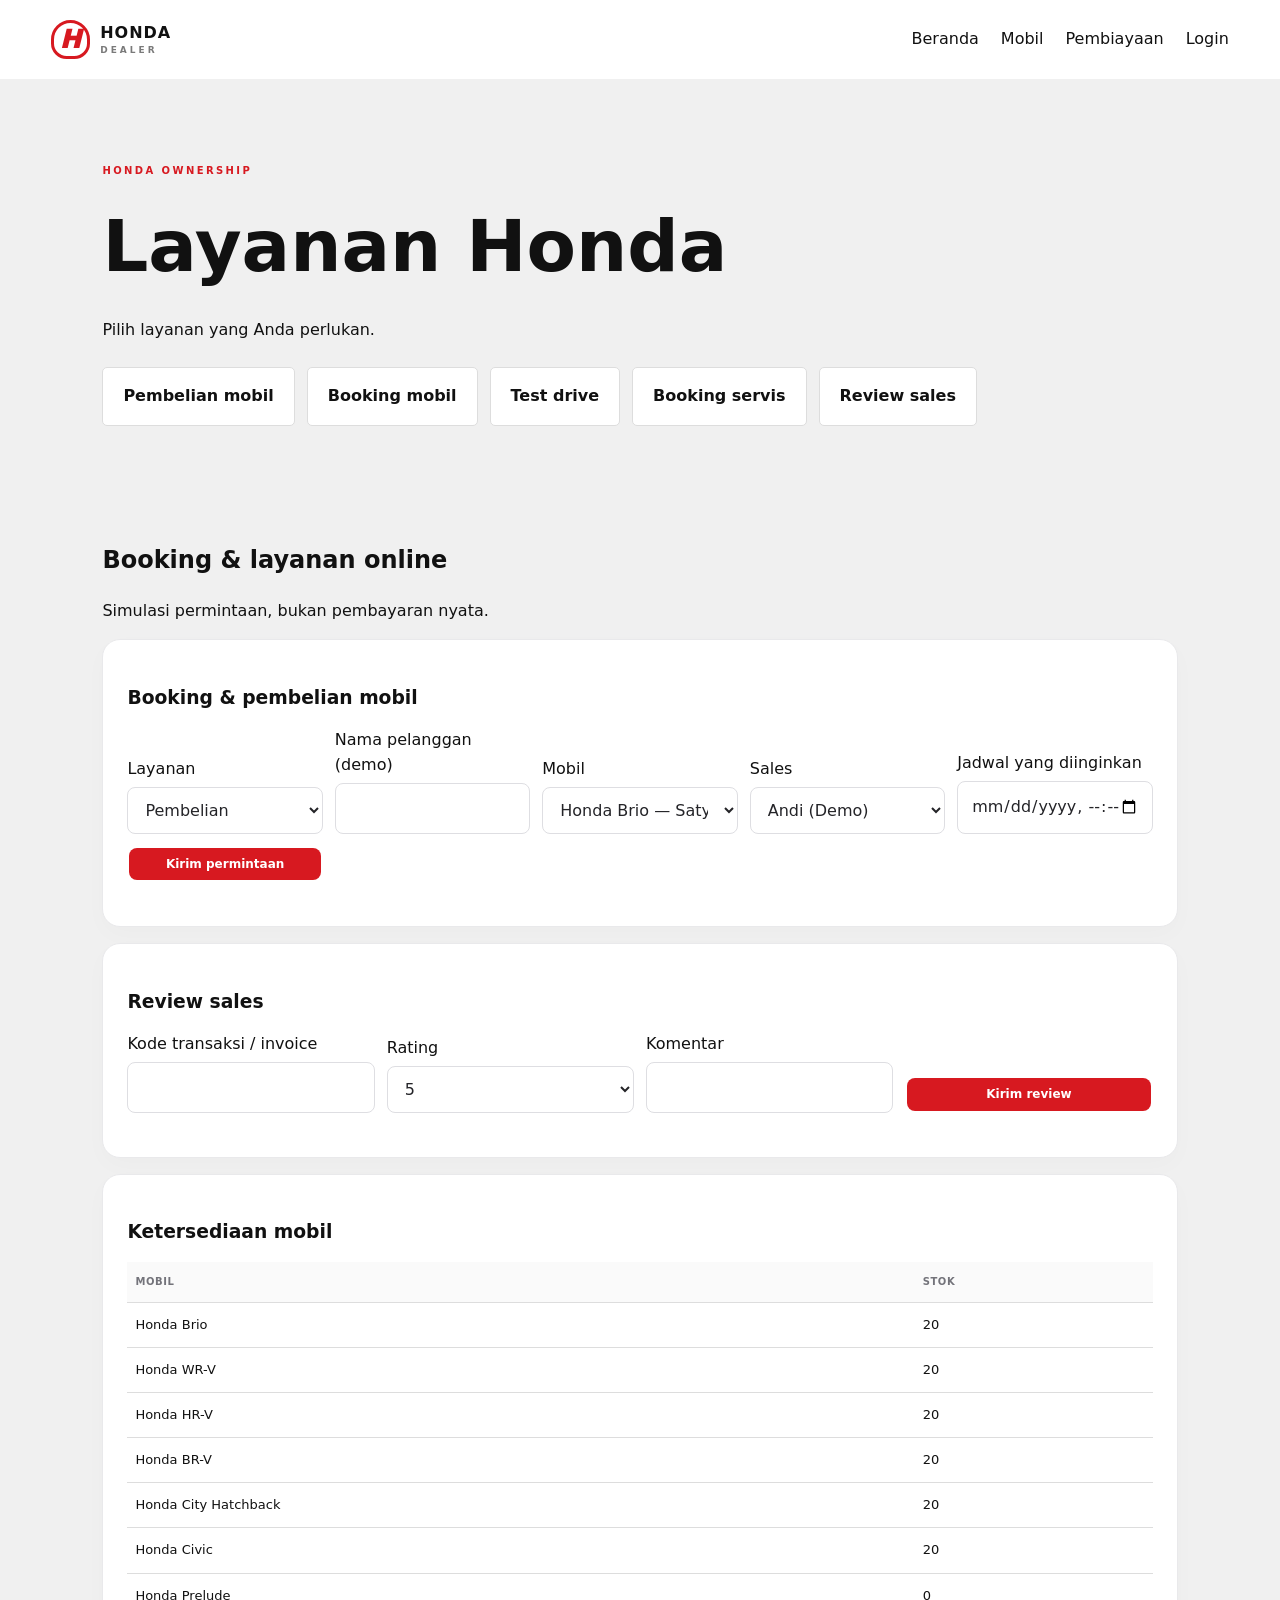
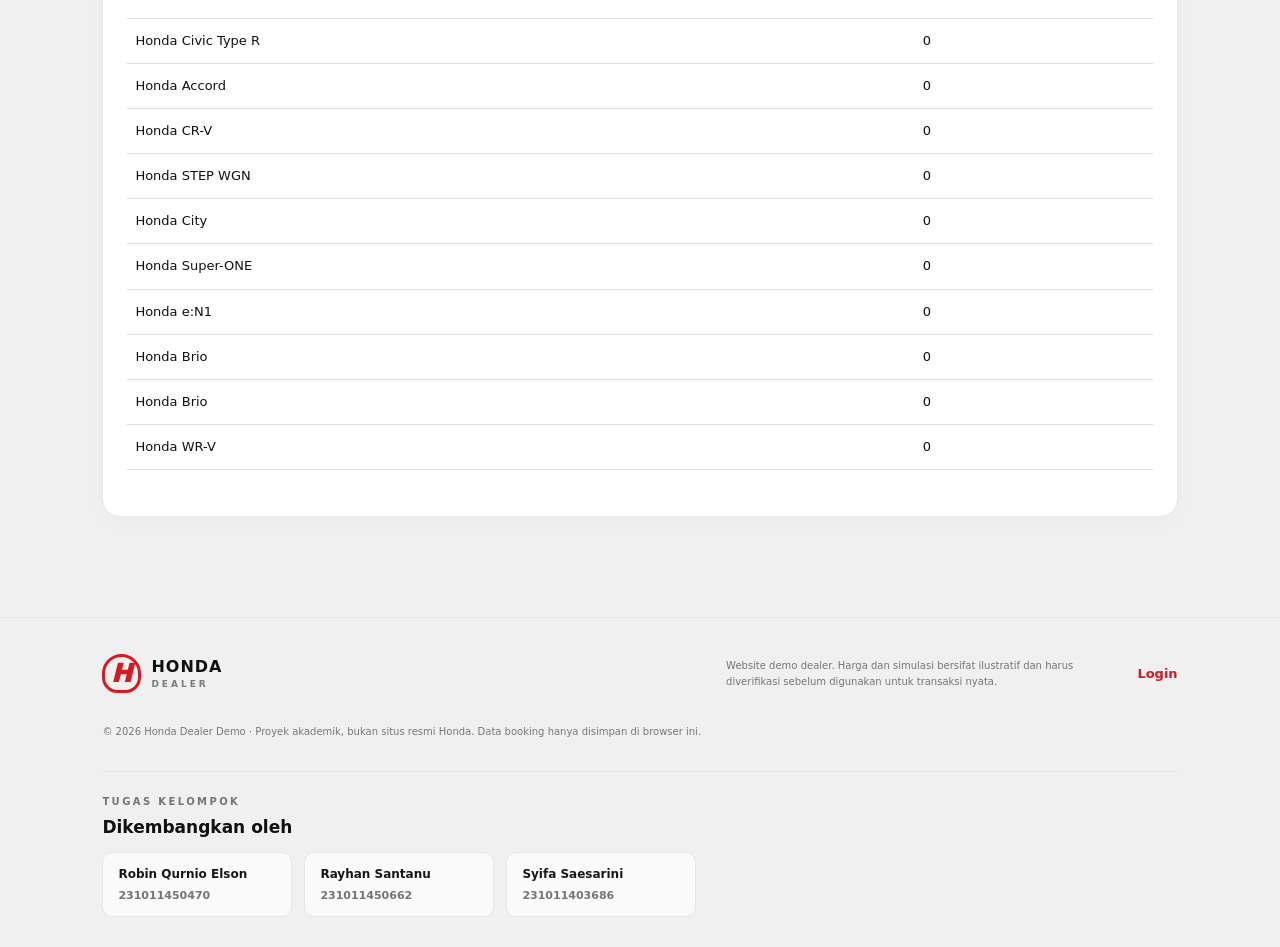
<file: layanan.html>
<!DOCTYPE html>
<html lang="id">
<head>
  <meta charset="UTF-8">
  <meta name="viewport" content="width=device-width, initial-scale=1.0">
  <meta name="theme-color" content="#d71920">
  <title>Honda Dealer | Layanan Online</title>
  <link rel="stylesheet" href="css/style.css">
<link rel="stylesheet" href="css/pro.css"><link rel="stylesheet" href="css/editorial.css"><link rel="stylesheet" href="css/mv.css"></head>
<body class="mv-site service-page" data-role="customer"><header class="service-nav"><a href="index.html" class="brand"><span class="brand-mark">H</span><span>HONDA<span class="brand-sub">DEALER</span></span></a><nav><a href="index.html">Beranda</a><a href="index.html#mobil">Mobil</a><a href="index.html#pembiayaan">Pembiayaan</a><a href="login.html">Login</a></nav></header><main><section class="section service-intro"><p class="eyebrow">HONDA OWNERSHIP</p><h1>Layanan Honda</h1><p>Pilih layanan yang Anda perlukan.</p><div class="service-choices"><a href="?jenis=Pembelian#booking">Pembelian mobil</a><a href="?jenis=Booking%20mobil#booking">Booking mobil</a><a href="?jenis=Test%20drive#booking">Test drive</a><a href="?jenis=Servis#booking">Booking servis</a><a href="#review">Review sales</a></div></section><section id="booking" class="section"><h2>Booking & layanan online</h2><p>Simulasi permintaan, bukan pembayaran nyata.</p><div id="proRoot"></div></section></main>  <footer class="footer">
    <div class="brand"><span class="brand-mark">H</span><span>HONDA<span class="brand-sub">DEALER</span></span></div>
    <p>Website demo dealer. Harga dan simulasi bersifat ilustratif dan harus diverifikasi sebelum digunakan untuk transaksi nyata.</p>
    <a class="text-link" href="login.html">Login</a><div class="footer-copy">© 2026 Honda Dealer Demo · Proyek akademik, bukan situs resmi Honda. Data booking hanya disimpan di browser ini.</div>
    <section class="project-team" aria-labelledby="teamTitle">
      <p class="eyebrow">TUGAS KELOMPOK</p>
      <h3 id="teamTitle">Dikembangkan oleh</h3>
      <ul>
        <li><span>Robin Qurnio Elson</span><strong>231011450470</strong></li>
        <li><span>Rayhan Santanu</span><strong>231011450662</strong></li>
        <li><span>Syifa Saesarini</span><strong>231011403686</strong></li>
      </ul>
    </section>
  </footer>

<script src="js/catalog.js"></script><script src="js/car-images.js"></script><script src="js/store.js"></script><script src="js/pro.js"></script><script>const jenis=new URLSearchParams(location.search).get('jenis');const pilih=document.querySelector('[data-form="booking"] select[name="type"]');if(pilih&&[...pilih.options].some(o=>o.value===jenis))pilih.value=jenis;const review=document.querySelector('[data-form="review"]');if(review)review.closest('article').id='review';if(location.hash==='#review')document.getElementById('review')?.scrollIntoView();</script></body></html>
</file>
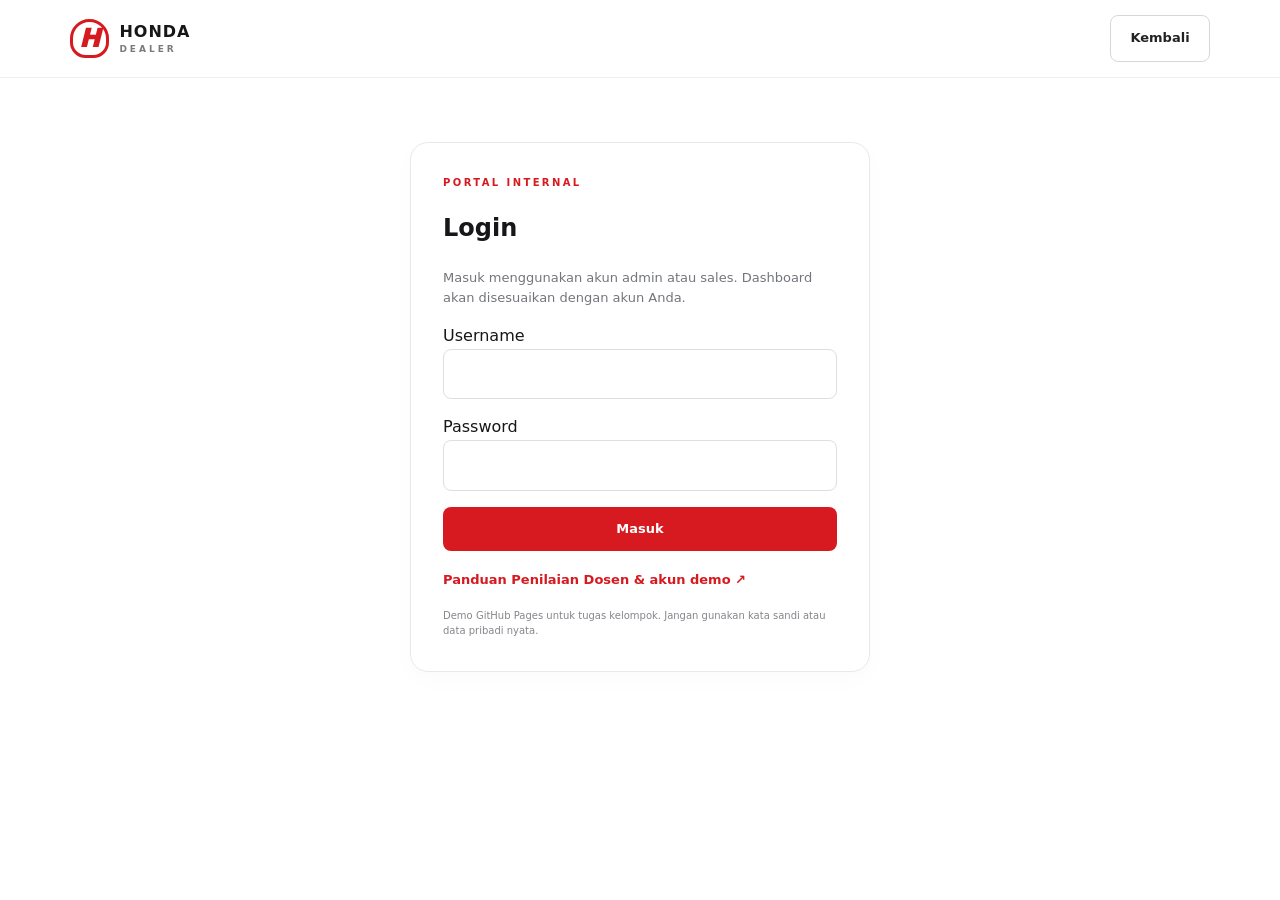
<file: login.html>
<!doctype html><html lang="id"><head><meta charset="utf-8"><meta name="viewport" content="width=device-width, initial-scale=1"><title>Honda Dealer | Login</title><link rel="stylesheet" href="css/style.css"><style>.login-panel{max-width:460px;margin:64px auto;padding:32px}.login-panel label{display:block;margin:16px 0}.login-panel input{width:100%}.login-header{display:flex;justify-content:space-between;gap:12px}.login-panel button{width:100%}</style></head><body><header class="site-header login-header"><a class="brand" href="index.html"><span class="brand-mark">H</span><span>HONDA<span class="brand-sub">DEALER</span></span></a><a class="btn btn-outline" href="index.html">Kembali</a></header><main><section class="panel login-panel"><p class="eyebrow">PORTAL INTERNAL</p><h2>Login</h2><p class="muted">Masuk menggunakan akun admin atau sales. Dashboard akan disesuaikan dengan akun Anda.</p><form id="loginForm"><label>Username<input id="username" autocomplete="username" required></label><label>Password<input id="password" type="password" autocomplete="current-password" required></label><button class="btn btn-red" type="submit">Masuk</button><p id="loginError" role="alert" style="color:#b91c1c"></p></form><p><a class="text-link" href="dosen.html">Panduan Penilaian Dosen & akun demo ↗</a></p><p class="fine-print">Demo GitHub Pages untuk tugas kelompok. Jangan gunakan kata sandi atau data pribadi nyata.</p></section></main><script src="js/catalog.js"></script><script src="js/store.js"></script><script src="js/login.js"></script><script>const demoUser=new URLSearchParams(location.search).get('demo');if(['admin','andi','bella','citra','dimas'].includes(demoUser)){document.getElementById('username').value=demoUser;document.getElementById('password').value=demoUser==='admin'?'HondaAdmin123':'Sales123';}</script></body></html>
</file>
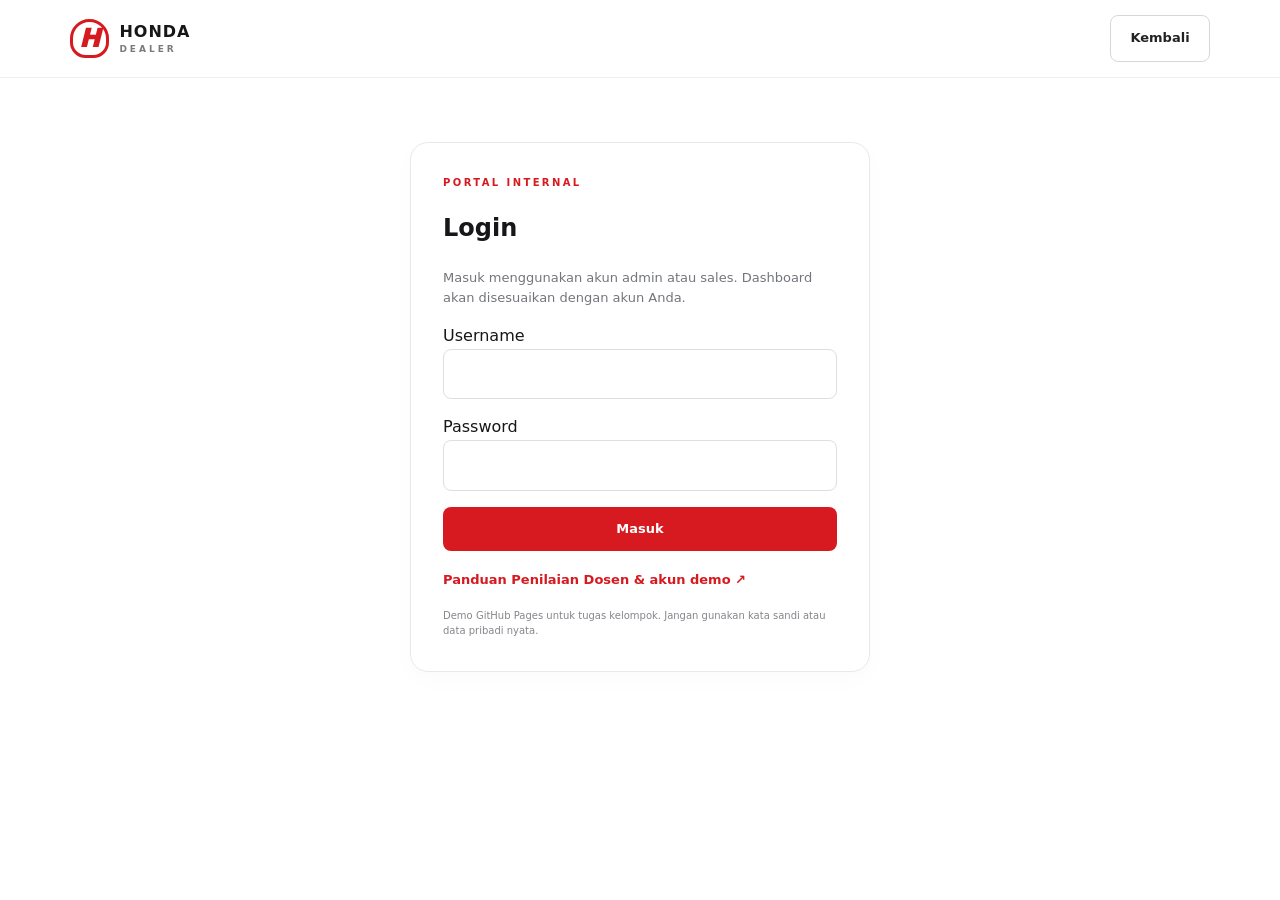
<file: sales.html>
<!doctype html><html lang="id"><head><meta charset="utf-8"><meta name="viewport" content="width=device-width, initial-scale=1"><title>Honda Dealer | Sales</title><link rel="stylesheet" href="css/style.css"><style>[hidden]{display:none!important}.sales-login{max-width:460px;margin:60px auto;padding:28px}.sales-login label{display:block;margin:15px 0}.sales-login input{width:100%}.sales-header{height:auto;min-height:78px;padding-block:12px;gap:12px;flex-wrap:wrap}.sales-header .brand{margin-right:auto}</style><link rel="stylesheet" href="css/pro.css"></head><body data-role="sales"><header class="site-header sales-header"><a class="brand" href="index.html"><span class="brand-mark">H</span><span>HONDA<span class="brand-sub">SALES PORTAL</span></span></a><a class="btn btn-outline" href="index.html">Website pelanggan</a><button id="salesLogout" class="btn btn-red" hidden>Logout</button></header><main><div id="proRoot"></div><section id="salesDashboard" class="section report-section" hidden><div class="section-heading"><div><p class="eyebrow">PORTAL MARKETING</p><h2 id="salesName"></h2><p id="salesTeam" class="muted"></p></div></div><article class="panel"><h3>Absensi hari ini</h3><p id="attendanceStatus" role="status"></p><button id="checkIn" class="btn btn-red">Absen masuk</button></article><div class="report-tools"><label>Bulan laporan<input id="salesMonth" type="month"></label></div><div class="report-kpi" id="salesKpi"></div><article class="panel report-panel"><h3>Riwayat penjualan & komisi saya</h3><p class="muted">Transaksi dicatat oleh admin setelah pembelian dikonfirmasi. Komisi adalah nilai yang diperoleh, bukan status pencairan.</p><div class="report-scroll"><table><thead><tr><th>Tanggal</th><th>Referensi</th><th>Mobil</th><th>Unit</th><th>Omzet</th><th>Tarif</th><th>Komisi</th></tr></thead><tbody id="mySales"></tbody></table></div></article><article class="panel report-panel"><h3>Riwayat absensi saya</h3><div class="report-scroll"><table><thead><tr><th>Tanggal</th><th>Jam masuk</th></tr></thead><tbody id="myAttendance"></tbody></table></div></article><p class="fine-print">Demo GitHub Pages. Gunakan alamat website dan browser yang sama untuk sinkronisasi dengan admin. Jangan masukkan data pribadi pelanggan.</p></section></main><script src="js/catalog.js"></script><script src="js/store.js"></script><script src="js/sales.js"></script><script src="js/pro.js"></script></body></html>
</file>
<file: css/style.css>
:root{--red:#d71920;--red-dark:#a70f17;--ink:#171719;--muted:#73757c;--line:#e7e7e9;--paper:#f6f6f7;--white:#fff;--radius:18px;--shadow:0 16px 48px rgba(20,20,25,.09)}*{box-sizing:border-box}html{scroll-behavior:smooth;scroll-padding-top:85px}body{margin:0;font-family:Inter,ui-sans-serif,system-ui,-apple-system,"Segoe UI",sans-serif;color:var(--ink);background:#fff;line-height:1.55}button,input,select,textarea{font:inherit}button,a{transition:.2s ease}a{color:inherit;text-decoration:none}.site-header{height:78px;padding:0 5.5%;display:flex;align-items:center;gap:34px;position:sticky;top:0;background:rgba(255,255,255,.96);backdrop-filter:blur(14px);z-index:20;border-bottom:1px solid #eee}.brand{display:flex;align-items:center;gap:10px;font-weight:900;letter-spacing:1px;line-height:1}.brand-mark{width:39px;height:39px;border:3px solid var(--red);color:var(--red);display:grid;place-items:center;font-weight:950;font-size:25px;font-style:italic;border-radius:50% 50% 40% 40%}.brand-sub{display:block;color:#7a7a7a;font-size:9px;letter-spacing:3px;margin-top:5px}.site-header nav{display:flex;gap:27px;align-items:center;margin-left:auto}.site-header nav a{font-size:13px;font-weight:700;color:#555}.site-header nav a:hover,.text-link:hover{color:var(--red)}.header-actions{display:flex;gap:9px}.btn{border:0;border-radius:8px;padding:12px 19px;display:inline-flex;justify-content:center;align-items:center;gap:10px;font-weight:800;font-size:13px;cursor:pointer}.btn-red{background:var(--red);color:#fff}.btn-red:hover{background:var(--red-dark);transform:translateY(-1px)}.btn-outline{border:1px solid #d7d7da;background:#fff;color:#222}.btn-outline:hover{border-color:var(--red);color:var(--red)}.btn-light{background:#fff;color:#18181a}.btn-dark{background:#1b1b1e;color:white}.btn-block{width:100%}.nav-toggle{display:none;border:0;background:none;font-size:24px}.hero{min-height:565px;position:relative;display:flex;align-items:center;background:#202126 url('https://images.unsplash.com/photo-1492144534655-ae79c964c9d7?auto=format&fit=crop&w=2000&q=85') center 57%/cover no-repeat;color:#fff;overflow:hidden}.hero-overlay{position:absolute;inset:0;background:linear-gradient(90deg,rgba(10,10,13,.88),rgba(10,10,13,.57) 49%,rgba(10,10,13,.05))}.hero-content{position:relative;z-index:1;padding:70px 9%;max-width:820px}.eyebrow{font-size:10px;letter-spacing:2.4px;font-weight:900;color:var(--red);margin:0 0 12px}.hero .eyebrow{color:#ff646a}.hero h1{font-size:clamp(38px,5.4vw,68px);line-height:1.05;letter-spacing:-2px;margin:0 0 20px;font-weight:900}.hero h1 span{color:#ff535a}.hero-content>p:not(.eyebrow){color:#e2e2e5;max-width:510px;font-size:15px}.hero-actions{display:flex;gap:11px;margin-top:28px}.hero-note{position:absolute;right:7%;bottom:30px;font-size:11px;color:#eee;display:flex;align-items:center;gap:9px}.red-dot{width:8px;height:8px;border-radius:50%;background:#f23a41}.trust-strip{padding:24px 8%;display:grid;grid-template-columns:repeat(4,1fr);border-bottom:1px solid var(--line);gap:18px}.trust-strip>div{display:flex;align-items:center;gap:14px}.trust-strip strong{font-size:23px;color:var(--red);font-weight:900}.trust-strip span{font-size:12px;font-weight:750;color:#555}.section{padding:84px 8%}.section-heading{display:flex;align-items:end;justify-content:space-between;gap:25px;margin-bottom:28px}.section-heading h2,.contact-banner h2{font-size:clamp(28px,3.4vw,42px);letter-spacing:-1.3px;line-height:1.12;margin:0 0 10px}.muted{color:var(--muted);font-size:13px;margin:0}.text-link{color:var(--red);font-size:13px;font-weight:800;white-space:nowrap}.filters{display:grid;grid-template-columns:1fr 210px 210px;gap:12px;margin:25px 0}.filters input,.filters select,form input,form select,form textarea{width:100%;border:1px solid #dedee2;border-radius:8px;padding:12px 13px;background:#fff;color:#242428;outline:none}.filters input:focus,form input:focus,form select:focus,form textarea:focus{border-color:var(--red);box-shadow:0 0 0 3px #d7192017}.car-grid{display:grid;grid-template-columns:repeat(3,minmax(0,1fr));gap:19px}.car-card{border:1px solid #e9e9eb;border-radius:15px;overflow:hidden;background:white;transition:.22s;min-width:0}.car-card:hover{box-shadow:var(--shadow);transform:translateY(-4px)}.car-image{height:205px;background:#f0f0f2;position:relative;overflow:hidden}.car-image img{width:100%;height:100%;object-fit:cover;display:block}.car-tag{position:absolute;top:13px;left:13px;background:white;border-radius:30px;padding:5px 10px;font-size:10px;font-weight:850}.car-info{padding:19px}.car-info h3{font-size:20px;margin:0 0 3px;letter-spacing:-.4px}.car-info .variant{font-size:11px;color:var(--muted)}.car-price{font-size:17px;font-weight:900;margin:15px 0}.car-specs{display:flex;gap:13px;flex-wrap:wrap;font-size:11px;color:#64646b;border-top:1px solid var(--line);padding-top:13px}.car-buttons{display:flex;gap:8px;margin-top:16px}.car-buttons button{flex:1;padding:10px 8px}.empty{text-align:center;padding:30px;color:var(--muted)}.hidden{display:none!important}.finance-section{background:var(--paper)}.finance-layout{display:grid;grid-template-columns:1.05fr .95fr;gap:20px;align-items:stretch}.panel{background:white;border:1px solid #e9e9eb;border-radius:var(--radius);padding:27px;box-shadow:0 8px 25px #10101805}.finance-form label,.modal-card label,.dash-content label{display:block;font-size:12px;font-weight:800;margin-bottom:16px}.finance-form label input,.finance-form label select,.modal-card label input,.modal-card label select,.modal-card label textarea,.dash-content label input,.dash-content label select,.dash-content label textarea{display:block;margin-top:7px}.field-grid{display:grid;grid-template-columns:1fr 1fr;gap:13px}.fine-print{font-size:10px;color:#85858b;margin-bottom:0}.result-panel{background:#1c1c20;color:#fff}.result-panel .eyebrow{color:#ff646a}.result-label{display:block;color:#c4c4ca;font-size:12px}.result-panel h3{font-size:35px;letter-spacing:-1.5px;margin:4px 0 20px}.result-row{display:flex;justify-content:space-between;gap:12px;padding:12px 0;border-top:1px solid #ffffff1d;font-size:12px}.result-row span{color:#c3c3c9}.result-row strong{text-align:right}.result-panel .btn{margin-top:17px}.service-grid{display:grid;grid-template-columns:repeat(3,1fr);gap:18px}.service-card{padding:26px;border:1px solid var(--line);border-radius:15px}.service-icon{width:42px;height:42px;display:grid;place-items:center;border-radius:12px;background:#fff0f0;color:var(--red);font-size:24px;font-weight:900}.service-card h3{font-size:17px;margin:18px 0 6px}.service-card p{font-size:12px;color:var(--muted);margin:0}.news-section{background:#fafafa}.news-grid{display:grid;grid-template-columns:repeat(3,1fr);gap:18px}.news-card{background:white;border:1px solid var(--line);border-radius:15px;padding:24px}.news-card .news-no{font-size:11px;color:var(--red);font-weight:900;letter-spacing:2px}.news-card h3{margin:10px 0;font-size:19px}.news-card p{font-size:12px;color:var(--muted)}.contact-banner{margin:0 8% 70px;background:var(--red);color:white;border-radius:18px;padding:39px 45px;display:flex;align-items:center;justify-content:space-between;gap:20px}.contact-banner .eyebrow{color:#ffd7d9}.contact-banner h2{margin-bottom:8px}.contact-banner p:not(.eyebrow){font-size:13px;color:#ffe5e6;margin-bottom:0}.footer{padding:30px 8%;border-top:1px solid var(--line);display:grid;grid-template-columns:auto 1fr auto;gap:25px;align-items:center}.footer p{font-size:10px;color:var(--muted);max-width:520px}.footer>div:last-child{font-size:10px;color:#777}.modal{position:fixed;inset:0;z-index:100;display:grid;place-items:center;padding:20px}.modal-backdrop{position:absolute;inset:0;background:#111114b8;backdrop-filter:blur(5px)}.modal-card{position:relative;z-index:1;background:#fff;border-radius:17px;padding:30px;width:min(100%,440px);max-height:90vh;overflow:auto;box-shadow:var(--shadow)}.modal-card h2{font-size:29px;margin:0 0 8px;letter-spacing:-1px}.modal-close{position:absolute;right:14px;top:11px;border:0;background:none;font-size:28px;cursor:pointer;color:#555}.demo-credentials{display:grid;gap:4px;background:#f7f7f8;border-radius:8px;padding:12px;margin-top:16px;font-size:11px;color:#62626a}.error{color:#b70f18;font-size:12px}.modal-wide{width:min(100%,760px)}.detail-layout{display:grid;grid-template-columns:1fr 1fr;gap:25px;align-items:center}.detail-layout img{width:100%;border-radius:12px;max-height:320px;object-fit:cover}.detail-layout h2{font-size:34px}.detail-price{font-size:23px;font-weight:900;color:var(--red);margin:18px 0}.detail-specs{font-size:13px;color:var(--muted);display:grid;gap:6px;margin-bottom:18px}.dashboard{min-height:100vh;background:#f6f6f8;padding:30px max(5%,calc((100% - 1250px)/2)) 60px}.dash-top{display:flex;justify-content:space-between;align-items:center;gap:20px;margin-bottom:25px}.dash-top h2{margin:0;font-size:32px}.dash-top-actions{display:flex;gap:8px}.dash-tabs{display:flex;gap:8px;flex-wrap:wrap;border-bottom:1px solid #ddd;padding-bottom:15px;margin-bottom:22px}.dash-tabs button{border:1px solid #ddd;background:white;border-radius:8px;padding:10px 14px;font-size:12px;font-weight:800;cursor:pointer}.dash-tabs button.active{background:var(--red);border-color:var(--red);color:white}.dash-content{background:white;border:1px solid #e6e6e9;border-radius:15px;padding:25px;min-height:280px;overflow-x:auto}.dash-content h3{margin:0 0 15px}.dash-grid{display:grid;grid-template-columns:repeat(3,1fr);gap:13px;margin-bottom:22px}.stat-card{background:#fafafa;border:1px solid #eee;border-radius:12px;padding:18px}.stat-card span{font-size:11px;color:var(--muted)}.stat-card strong{display:block;font-size:25px;margin-top:6px}.table-wrap{overflow:auto}table{width:100%;border-collapse:collapse;font-size:12px;min-width:650px}th,td{text-align:left;padding:12px 10px;border-bottom:1px solid #eee;vertical-align:middle}th{color:#73737a;background:#fafafa;font-size:10px;text-transform:uppercase;letter-spacing:.6px}td img{width:70px;height:45px;object-fit:cover;border-radius:6px}.table-actions{display:flex;gap:5px}.small-btn{padding:7px 9px;font-size:10px;border:1px solid #ddd;border-radius:6px;background:white;cursor:pointer}.small-btn.danger{color:#b20f17;border-color:#efc5c7}.dash-form{max-width:760px}.dash-form .field-grid{gap:15px}.dash-form textarea{min-height:85px}.dash-form .form-actions{display:flex;gap:8px}.upload-preview{width:100%;height:150px;object-fit:cover;border-radius:9px;background:#f2f2f4;margin:5px 0 12px}.toast{position:fixed;z-index:200;bottom:22px;left:50%;transform:translateX(-50%);background:#1d1d21;color:white;padding:12px 18px;border-radius:10px;box-shadow:var(--shadow);font-size:12px;max-width:90vw}.empty-dash{padding:20px;background:#fafafa;border-radius:10px;color:#777;font-size:13px}.status-pill{display:inline-block;background:#e8f8ed;color:#20713a;padding:4px 8px;border-radius:30px;font-size:10px;font-weight:800}.image-admin-grid{display:grid;grid-template-columns:repeat(3,1fr);gap:15px}.image-admin-card{border:1px solid #eee;border-radius:10px;padding:14px}.image-admin-card img{width:100%;height:115px;object-fit:cover;border-radius:7px}.image-admin-card h4{margin:10px 0 4px}.image-admin-card p{font-size:11px;color:var(--muted)}@media(max-width:1000px){.site-header{gap:15px;padding:0 4%}.site-header nav{gap:14px}.header-actions .btn{padding:10px 12px}.car-grid{grid-template-columns:repeat(2,1fr)}.section{padding:65px 5%}.trust-strip{padding:22px 5%}.finance-layout{grid-template-columns:1fr 1fr}}@media(max-width:760px){.site-header{height:68px}.nav-toggle{display:block;margin-left:auto}.site-header nav{display:none;position:absolute;left:0;right:0;top:68px;background:white;padding:18px 5%;border-bottom:1px solid var(--line);flex-direction:column;align-items:flex-start}.site-header nav.open{display:flex}.header-actions{display:none}.hero{min-height:510px}.hero-content{padding:60px 7%}.hero h1{letter-spacing:-1px}.hero-note{display:none}.trust-strip{grid-template-columns:1fr 1fr}.section-heading{align-items:flex-start;flex-direction:column}.filters{grid-template-columns:1fr 1fr}.filters input{grid-column:1/-1}.car-grid{grid-template-columns:1fr 1fr;gap:12px}.car-image{height:155px}.car-info{padding:13px}.car-info h3{font-size:17px}.car-price{font-size:14px}.car-buttons{flex-direction:column}.finance-layout{grid-template-columns:1fr}.service-grid,.news-grid{grid-template-columns:1fr}.contact-banner{margin:0 5% 50px;padding:27px;align-items:flex-start;flex-direction:column}.footer{grid-template-columns:1fr;gap:8px}.footer p{margin:0}.dash-top{align-items:flex-start;flex-direction:column}.dash-content{padding:15px}.dash-grid{grid-template-columns:1fr 1fr}.image-admin-grid{grid-template-columns:1fr 1fr}.detail-layout{grid-template-columns:1fr}.detail-layout img{max-height:220px}}@media(max-width:430px){.car-grid{grid-template-columns:1fr}.car-image{height:205px}.filters{grid-template-columns:1fr}.filters input{grid-column:auto}.field-grid{grid-template-columns:1fr;gap:0}.hero-actions{flex-wrap:wrap}.hero-actions .btn{flex:1}.image-admin-grid{grid-template-columns:1fr}.dash-grid{grid-template-columns:1fr 1fr}.dash-top-actions{flex-wrap:wrap}}

.service-photo{width:100%;height:150px;object-fit:cover;border-radius:10px;margin-bottom:14px;display:block}.service-photo.hidden{display:none!important}

/* Identitas kelompok pengembang */
.project-team{grid-column:1/-1;border-top:1px solid var(--line);padding-top:22px;margin-top:6px}.project-team .eyebrow{margin-bottom:5px}.project-team h3{font-size:17px;margin:0 0 12px}.project-team ul{list-style:none;padding:0;margin:0;display:flex;gap:12px;flex-wrap:wrap}.project-team li{display:flex;flex-direction:column;gap:3px;min-width:190px;padding:12px 15px;border:1px solid var(--line);border-radius:10px;background:#fafafa;font-size:12px}.project-team li span{font-weight:800;color:var(--ink)}.project-team li strong{font-size:11px;color:var(--muted);font-weight:600}.footer-copy{font-size:10px;color:#777}@media(max-width:760px){.project-team ul{display:grid;grid-template-columns:1fr}.project-team li{min-width:0}}

/* Dashboard laporan internal */
.report-section{background:#f6f7f9}.report-tools{display:flex;align-items:end;flex-wrap:wrap;gap:12px;margin:16px 0}.report-tools label{min-width:150px}.report-kpi{display:grid;grid-template-columns:repeat(auto-fit,minmax(150px,1fr));gap:12px;margin:20px 0}.report-kpi .panel{padding:18px}.report-kpi small{display:block;color:#666;margin-bottom:8px}.report-kpi strong{display:block;font-size:1.15rem;overflow-wrap:anywhere}.report-grid{display:grid;grid-template-columns:repeat(2,minmax(0,1fr));gap:18px}.report-panel{margin-top:18px}.report-section h3{margin:0 0 14px}.report-section form label{display:block;margin-bottom:12px}.report-section input,.report-section select{width:100%;padding:10px;border:1px solid #d5d7da;border-radius:6px;background:white;color:#222}.report-section .report-tools label{margin-bottom:0}.report-section table{border-collapse:collapse;width:100%;font-size:14px;text-align:left}.report-section th,.report-section td{padding:12px 10px;border-bottom:1px solid #e5e7eb;white-space:nowrap}.report-section th{background:#f1f2f4}.report-scroll{overflow-x:auto;margin:12px 0 22px}.report-bar{margin:14px 0}.report-bar>div:first-child{display:flex;justify-content:space-between;gap:8px;font-size:14px}.report-track{height:10px;background:#eee;border-radius:8px;overflow:hidden;margin:6px 0}.report-track i{display:block;height:100%;background:#d71920;border-radius:8px}.reward-winner{border-left:4px solid #d71920;padding:16px;background:#fff3f3;margin:16px 0;font-weight:700}.report-section .panel{min-width:0}.report-section .btn{white-space:normal}@media(max-width:760px){.report-grid{grid-template-columns:1fr}.report-section .report-tools{align-items:stretch}.report-tools label{flex:1 1 100%}}@media print{body{background:#fff!important}body>header,body>footer,main>section:not(#laporan),#laporan form,#laporan button,#laporan .fine-print,#reportMessage,#personList{display:none!important}#laporan{padding:0!important;background:white!important}#laporan .panel{box-shadow:none;break-inside:avoid}#laporan .report-scroll{overflow:visible}#laporan table{font-size:10px}#laporan th,#laporan td{white-space:normal;padding:5px}#laporan .report-grid{display:block}#laporan .report-kpi{grid-template-columns:repeat(3,1fr)}*{print-color-adjust:exact;-webkit-print-color-adjust:exact}}

.car-image img,.detail-layout>img{object-fit:contain;background:#f4f5f6;}

/* Editable slideshow */
.hero{background:#17191e;isolation:isolate}.hero-photo{position:absolute;inset:0;width:100%;height:100%;object-fit:contain;object-position:right center;background:#242830;z-index:-2}.hero-overlay{z-index:-1;background:linear-gradient(90deg,#090a0eeF 0%,#090a0ec0 38%,#090a0e38 100%)}.hero-content{padding-bottom:100px}.hero-controls{position:absolute;bottom:25px;left:9%;display:flex;align-items:center;gap:12px;z-index:2}.hero-controls[hidden]{display:none}.hero-controls button{cursor:pointer;color:white;background:#12151a88;border:1px solid #ffffff70;border-radius:50%;width:36px;height:36px;font-size:20px;line-height:1}.hero-controls button:focus-visible{outline:3px solid white;outline-offset:3px}.hero-dots{display:flex;gap:8px}.hero-dots button{width:11px;height:11px;padding:0;background:#ffffff70;border:0}.hero-dots button[aria-current=true]{background:#ff434b;width:25px;border-radius:12px}.hero-admin-grid{display:grid;grid-template-columns:repeat(auto-fit,minmax(min(100%,300px),1fr));gap:16px;margin:16px 0}.hero-edit{min-width:0}.hero-edit img{width:100%;height:175px;object-fit:contain;background:#eee;border-radius:10px}.hero-edit label,.panel form[data-hero-settings] label{display:block;margin:10px 0;font-size:13px;font-weight:600}.hero-edit-actions{display:flex;flex-wrap:wrap;gap:6px;margin-top:12px}.hero-edit button:disabled{opacity:.5;cursor:not-allowed}@media(max-width:760px){.hero-photo{object-position:75% center;object-fit:cover}.hero-overlay{background:linear-gradient(90deg,#090a0eda,#090a0e70)}.hero-note{display:none}.hero-content{padding-bottom:100px}.hero-controls{left:7%}}


.gallery-section{padding-top:0}
.photo-wall{display:grid;grid-template-columns:repeat(auto-fit,minmax(220px,1fr));gap:18px}
.gallery-card{position:relative;overflow:hidden;border-radius:22px;background:#111;color:#fff;min-height:280px;box-shadow:0 20px 40px rgba(0,0,0,.12)}
.gallery-card img{width:100%;height:100%;object-fit:cover;display:block;min-height:280px;filter:brightness(.72)}
.gallery-copy{position:absolute;left:0;right:0;bottom:0;padding:18px;background:linear-gradient(180deg,rgba(0,0,0,0),rgba(0,0,0,.84))}
.gallery-copy p{margin:0 0 6px;font-size:11px;letter-spacing:.14em;color:#ffc2c2;text-transform:uppercase}
.gallery-copy h3{margin:0;font-size:22px}
.gallery-copy span{display:block;opacity:.9;margin-top:2px}
.gallery-copy strong{display:block;margin:10px 0 12px;font-size:18px}
.gallery-copy .btn{background:rgba(255,255,255,.08);border-color:rgba(255,255,255,.35);color:#fff}
.detail-main-photo{width:100%;border-radius:20px;display:block;max-height:420px;object-fit:cover;background:#f5f5f5}
.detail-mini-gallery{display:grid;grid-template-columns:repeat(5,minmax(0,1fr));gap:10px;margin-top:12px}
.detail-thumb{padding:0;border:1px solid #ddd;border-radius:14px;overflow:hidden;background:#fff;cursor:pointer}
.detail-thumb.active{border-color:#d71920;box-shadow:0 0 0 2px rgba(215,25,32,.15)}
.detail-thumb img{display:block;width:100%;height:80px;object-fit:cover}
.related-cars{margin-top:18px}
.related-grid{display:grid;grid-template-columns:repeat(auto-fit,minmax(120px,1fr));gap:12px}
.related-card{padding:0;border:1px solid #e4e4e4;border-radius:16px;background:#fff;overflow:hidden;text-align:left;cursor:pointer}
.related-card img{width:100%;height:100px;object-fit:cover;display:block;background:#f7f7f7}
.related-card strong,.related-card span{display:block;padding:0 12px}
.related-card strong{padding-top:10px;font-size:14px;color:#111}
.related-card span{padding-bottom:12px;color:#666;font-size:12px}
@media (max-width:760px){.detail-mini-gallery{grid-template-columns:repeat(3,minmax(0,1fr))}.photo-wall{grid-template-columns:1fr 1fr}.gallery-card{min-height:220px}.gallery-card img{min-height:220px}}
@media (max-width:520px){.photo-wall{grid-template-columns:1fr}.detail-thumb img{height:68px}}
</file>
<file: css/pro.css>
.pro-shell{display:grid;grid-template-columns:220px minmax(0,1fr);gap:24px;max-width:1440px;margin:24px auto;padding:0 24px}.pro-shell aside{background:#181a20;color:white;padding:20px;border-radius:16px;align-self:start;position:sticky;top:95px;display:grid;gap:8px}.pro-shell aside button{background:transparent;border:0;color:#ddd;text-align:left;padding:12px;border-radius:8px;cursor:pointer;font-weight:650}.pro-shell aside button.selected{background:#d71920;color:white}.pro-heading{display:flex;justify-content:space-between;align-items:center;gap:12px;flex-wrap:wrap;margin-bottom:20px}.pro-panel{margin:16px 0;padding:24px}.pro-panel h3{margin-bottom:16px}.pro-kpi{display:grid;grid-template-columns:repeat(auto-fit,minmax(150px,1fr));gap:12px}.pro-kpi .panel{padding:18px}.pro-kpi strong{display:block;font-size:1.3rem;margin-top:8px;overflow-wrap:anywhere}.pro-form{display:grid;grid-template-columns:repeat(auto-fit,minmax(165px,1fr));gap:12px;align-items:end;margin-bottom:20px}.pro-form label{display:grid;gap:5px}.pro-form input,.pro-form select{width:100%;min-width:0}.pro-panel table{width:100%;border-collapse:collapse;font-size:13px}.pro-panel td,.pro-panel th{padding:12px 8px;text-align:left;border-bottom:1px solid #ddd}.pro-panel .btn{font-size:12px;padding:7px 10px;margin:2px}.pro-bar{margin:12px 0}.pro-bar span{display:flex;justify-content:space-between;font-size:13px}.pro-bar i{display:block;height:12px;background:#d71920;border-radius:8px;margin-top:5px}.pro-hide{display:none!important}progress{width:100%;accent-color:#d71920}@media(max-width:760px){.pro-shell{grid-template-columns:1fr;padding:12px}.pro-shell aside{position:static;display:flex;flex-wrap:wrap}.pro-shell aside b{width:100%}.pro-panel{padding:14px}}@media print{.pro-shell aside,.pro-heading label,.pro-panel button{display:none!important}.pro-shell{display:block}}

.image-grid{display:grid;grid-template-columns:repeat(auto-fit,minmax(min(100%,260px),1fr));gap:16px}.image-card{padding:16px;border:1px solid #dfe3e8;border-radius:12px;background:#fff;min-width:0}.image-card img{width:100%;aspect-ratio:16/10;object-fit:contain;background:#f3f4f6;border-radius:8px}.image-card form{display:grid;gap:10px}.image-card input{width:100%;min-width:0}.image-actions{display:flex;flex-wrap:wrap;gap:8px;margin-top:12px}.image-card .btn{white-space:normal}.image-card button:disabled{opacity:.45;cursor:not-allowed}
</file>
<file: css/editorial.css>
/* Editorial homepage: scoped to the public site. */
.editorial-header{display:grid;grid-template-columns:1fr auto 1fr;gap:0;height:76px;top:0;padding:0 clamp(18px,4vw,64px);background:#fff;backdrop-filter:none;border-bottom:1px solid #e9e9e9;box-shadow:0 3px 18px #00000008}
.editorial-header .brand{justify-self:center;gap:8px}.editorial-header .nav-toggle{display:flex;align-items:center;gap:12px;justify-self:start;margin:0;padding:12px 0;cursor:pointer;color:#171719}.hamburger-icon{display:inline-block;width:22px;height:15px;border-top:2px solid currentColor;border-bottom:2px solid currentColor;position:relative}.hamburger-icon:after{content:'';position:absolute;left:0;right:0;top:5px;border-top:2px solid currentColor}.menu-word,.models-link{font-size:12px;letter-spacing:1.6px;font-weight:600;text-transform:uppercase}.models-link{justify-self:end;color:#d71920;padding:12px 0}.models-link:hover{color:#9a0b12}.editorial-menu{position:fixed;inset:12px auto 12px 12px;margin:0;width:min(530px,calc(100% - 24px));height:calc(100% - 24px);max-height:none;max-width:none;padding:0;border:0;background:#fafafa;color:#171719;box-shadow:0 20px 80px #0004;overflow:hidden}.editorial-menu[open]{display:flex;flex-direction:column;animation:menu-in .22s ease-out}.editorial-menu::backdrop{background:#0009}.menu-head{display:flex;align-items:center;gap:25px;padding:18px 24px;border-bottom:1px solid #ddd;min-height:74px}.menu-head button{border:0;background:none;cursor:pointer;font-size:32px;line-height:1;padding:4px;color:#151515}.menu-head span{font-size:11px;font-weight:700;letter-spacing:2px}.editorial-menu nav{padding:18px 24px;overflow:auto;flex:1}.editorial-menu nav a,.editorial-menu nav button{display:flex;align-items:center;justify-content:space-between;width:100%;min-height:61px;padding:12px 12px 12px 20px;border:0;border-bottom:1px solid #eaeaea;background:transparent;color:#171719;text-transform:uppercase;letter-spacing:1.4px;font-size:13px;font-weight:500;text-align:left;cursor:pointer}.editorial-menu nav a:after,.editorial-menu nav button:after{content:'›';font-size:24px;color:#aaa;line-height:1}.editorial-menu nav a:hover,.editorial-menu nav button:hover{color:#d71920;background:#fff}.menu-footer{padding:20px 36px;font-size:10px;letter-spacing:2px;color:#777;border-top:1px solid #ddd}.menu-open{overflow:hidden}.editorial-header button:focus-visible,.editorial-header a:focus-visible,.editorial-menu button:focus-visible,.editorial-menu a:focus-visible{outline:2px solid #d71920;outline-offset:4px}
.hero{min-height:clamp(570px,80vh,850px);align-items:flex-end;background:#17191e}.hero-photo{object-fit:contain;object-position:center 28%;background:radial-gradient(ellipse at 65% 25%,#626773,#17191e 75%)}.hero-overlay{background:linear-gradient(0deg,#08090bea 0%,#08090ba6 26%,#08090b10 65%,transparent 100%)}.hero-content{padding:70px clamp(24px,6vw,100px) 105px;max-width:900px;width:100%}.hero h1{font-size:clamp(36px,5vw,70px);font-weight:500;letter-spacing:-.025em;line-height:1.06;margin-bottom:16px}.hero h1 span{color:inherit}.hero .eyebrow{color:#fff;font-weight:600;letter-spacing:2.5px}.hero-content>p:not(.eyebrow){color:#eee;font-size:14px}.hero-actions{margin-top:20px}.hero-actions .btn{border-radius:2px;text-transform:uppercase;letter-spacing:.7px;font-size:11px;padding:13px 20px}.hero-controls{left:clamp(24px,6vw,100px);bottom:25px}.hero-note{right:5%;bottom:34px}.trust-strip{background:#fafafa}.section-heading h2{font-weight:600}.car-card{border-radius:3px}.car-card .btn{border-radius:2px}
@media(max-width:760px){.editorial-header{height:72px}.editorial-header .brand-mark{width:35px;height:35px;font-size:22px}.editorial-header .brand{font-size:14px}.menu-word{display:none}.models-link{font-size:11px}.hero{min-height:560px;min-height:clamp(530px,78svh,720px)}.hero-photo{object-fit:contain;object-position:center 15%}.hero-content{padding:40px 24px 94px}.hero h1{font-size:clamp(33px,6vw,46px)}.hero-controls{left:24px}.hero-actions .btn{flex:0 1 auto}.hero-note{display:none}.editorial-menu nav{padding:14px 20px}.editorial-menu nav a,.editorial-menu nav button{padding-left:12px}}
@keyframes menu-in{from{transform:translateX(-20px);opacity:0}to{transform:translateX(0);opacity:1}}@media(prefers-reduced-motion:reduce){.editorial-menu[open]{animation:none}html{scroll-behavior:auto}}
</file>
<file: css/mv.css>
.mv-site{background:#f0f0f0;color:#111}.mv-site .editorial-header{height:78px;padding:0 30px;grid-template-columns:1fr auto 1fr;background:#f0f0f0;border:0;box-shadow:none}.mv-left,.mv-right{display:flex;align-items:center;gap:clamp(12px,2vw,30px)}.mv-right{justify-content:flex-end}.mega-toggle{border:0;background:none;padding:22px 0;cursor:pointer;font-size:16px;color:#181818;white-space:nowrap}.mega-toggle[aria-expanded=true]{font-weight:750;color:#b70e16}.mv-login,.mv-lang{font-size:14px;white-space:nowrap}.mv-site .editorial-header .brand{position:relative;z-index:2;background:#f0f0f0;padding:10px 14px}.mv-site .editorial-header .brand-mark{width:46px;height:46px;border-radius:8px;font-size:32px}.mv-site .editorial-header .nav-toggle{display:none}.mega-panel{position:absolute;top:100%;left:10px;right:10px;padding:24px;background:#fff;border-radius:0 0 5px 5px;max-height:calc(100vh - 94px);overflow:auto;box-shadow:0 12px 36px #0002}.mega-panel[hidden],.mega-shade[hidden]{display:none}.mega-shade{position:fixed;inset:78px 0 0;background:#0008;backdrop-filter:blur(7px);z-index:19}.mega-models{display:grid;grid-template-columns:25% 25% 50%;min-height:420px}.mega-families,.mega-variants{padding:0 20px 0 0;border-right:1px solid #ccc}.mega-variants{padding-left:24px}.mega-families button,.mega-variants button{display:flex;align-items:center;justify-content:space-between;gap:10px;width:100%;padding:8px 0;background:none;border:0;cursor:pointer;text-align:left;font-size:clamp(19px,2.1vw,32px);font-family:Impact,'Arial Narrow',sans-serif;font-weight:800;text-transform:uppercase;color:#999;line-height:1.15}.mega-families button.chosen,.mega-variants button.chosen{color:#151515}.mega-families img{width:58px;height:36px;object-fit:contain}.mega-variants button{display:block}.mega-variants small{display:block;font:13px system-ui;color:#555;margin:6px 0 14px}.mega-variants p{font-size:12px;letter-spacing:2px;color:#777}.mega-preview{display:flex;flex-direction:column;justify-content:center;padding:20px 28px}.mega-preview>img{width:100%;height:clamp(180px,31vh,340px);object-fit:contain}.mega-preview h2,.mega-columns h2,.mega-tiles h2{font-family:Impact,'Arial Narrow',sans-serif;font-size:32px;text-transform:uppercase;margin:0;line-height:1.1}.mega-preview p{margin:6px 0 16px}.mega-spec{display:flex;gap:20px;margin:0 0 20px;flex-wrap:wrap}.mega-spec span{display:flex;flex-direction:column;font-size:11px;color:#777}.mega-spec b{font-size:17px;color:#111}.mega-link{display:inline-block;margin-top:16px;color:#d71920;font-weight:700}.mega-columns{display:grid;grid-template-columns:repeat(3,1fr);gap:24px}.mega-columns section{border-right:1px solid #ccc;padding:12px 20px;display:flex;flex-direction:column;gap:14px}.mega-columns section:last-child{border:0}.mega-columns h2{margin-bottom:10px}.mega-tiles{display:grid;grid-template-columns:1fr 1fr;gap:20px}.mega-tiles button{border:0;background:#e9e9e9;text-align:left;padding:28px;cursor:pointer;color:#111}.mega-tiles img{width:100%;height:300px;object-fit:contain}.mega-tiles span{font-weight:700}.mv-site .hero{margin:0 10px;border-radius:4px;min-height:calc(100svh - 90px);align-items:center;background:radial-gradient(ellipse at 72% 40%,#672023,#0d0809 70%)}.mv-site .hero-photo{object-fit:contain;object-position:right center;left:37%;width:63%;background:transparent}.mv-site .hero-overlay{background:linear-gradient(90deg,#000 0%,#000e 23%,#0003 49%,transparent 75%)}.mv-site .hero-content{width:48%;max-width:none;padding:48px 2% 88px 6%;text-align:center}.mv-site .hero h1{font-family:Impact,'Arial Narrow','Franklin Gothic Heavy',sans-serif;font-weight:900;font-stretch:condensed;text-transform:uppercase;font-size:clamp(45px,6.8vw,102px);letter-spacing:-.035em;line-height:.95}.mv-site .hero-content>p:not(.eyebrow){margin:20px auto;color:#eee}.mv-site .hero-actions{justify-content:center;flex-wrap:wrap}.mv-site .hero-actions .btn{background:white;color:#111;padding:17px 25px;border-radius:1px;font-size:13px}.mv-site .hero-actions .btn-light{background:transparent;color:white;border:1px solid white}.mv-site .hero-controls{left:23%;transform:translateX(-50%);bottom:28px}.mv-site .hero-dots button{background:transparent;border:1px solid #fff;width:10px;height:10px}.mv-site .hero-dots button[aria-current=true]{background:#fff;width:10px}.mv-site .hero-note{display:none}.mv-site .section-heading h2{font-family:Impact,'Arial Narrow',sans-serif;text-transform:uppercase;letter-spacing:0;font-size:clamp(28px,4vw,50px)}.mv-site .gallery-card{border-radius:3px}.mv-site .car-image img{object-fit:contain}.mv-site .gallery-card img{object-fit:contain;background:#d9d9dc}.mv-site .modal-wide{width:min(95vw,1000px)}
@media(max-width:849px){.mv-site .editorial-header{height:70px;padding:0 20px}.mv-site .editorial-header .nav-toggle{display:flex}.mv-left .mega-toggle,.mv-right .mega-toggle,.mv-lang{display:none}.mv-site .hero{min-height:620px;align-items:flex-end}.mv-site .hero-photo{left:0;width:100%;height:60%;object-position:center top}.mv-site .hero-overlay{background:linear-gradient(0deg,#000 10%,#000e 35%,transparent 82%)}.mv-site .hero-content{width:100%;padding:40px 20px 85px}.mv-site .hero h1{font-size:clamp(40px,9vw,68px)}.mv-site .hero-controls{left:50%}.mv-site .hero-content>p:not(.eyebrow){margin:12px auto}.mv-site .hero-actions .btn{padding:12px 16px}}

.service-nav{display:flex;align-items:center;justify-content:space-between;gap:20px;padding:20px 4%;background:#fff;flex-wrap:wrap}.service-nav nav{display:flex;gap:22px;flex-wrap:wrap}.service-intro h1{font-size:clamp(36px,6vw,72px);margin:0}.service-choices{display:flex;flex-wrap:wrap;gap:12px;margin-top:24px}.service-choices a{background:#fff;border:1px solid #ddd;padding:16px 20px;border-radius:5px;font-weight:600}.service-choices a:hover{border-color:#d71920;color:#d71920}.service-page #booking{padding-top:12px}.service-page #review{scroll-margin-top:20px}
</file>
